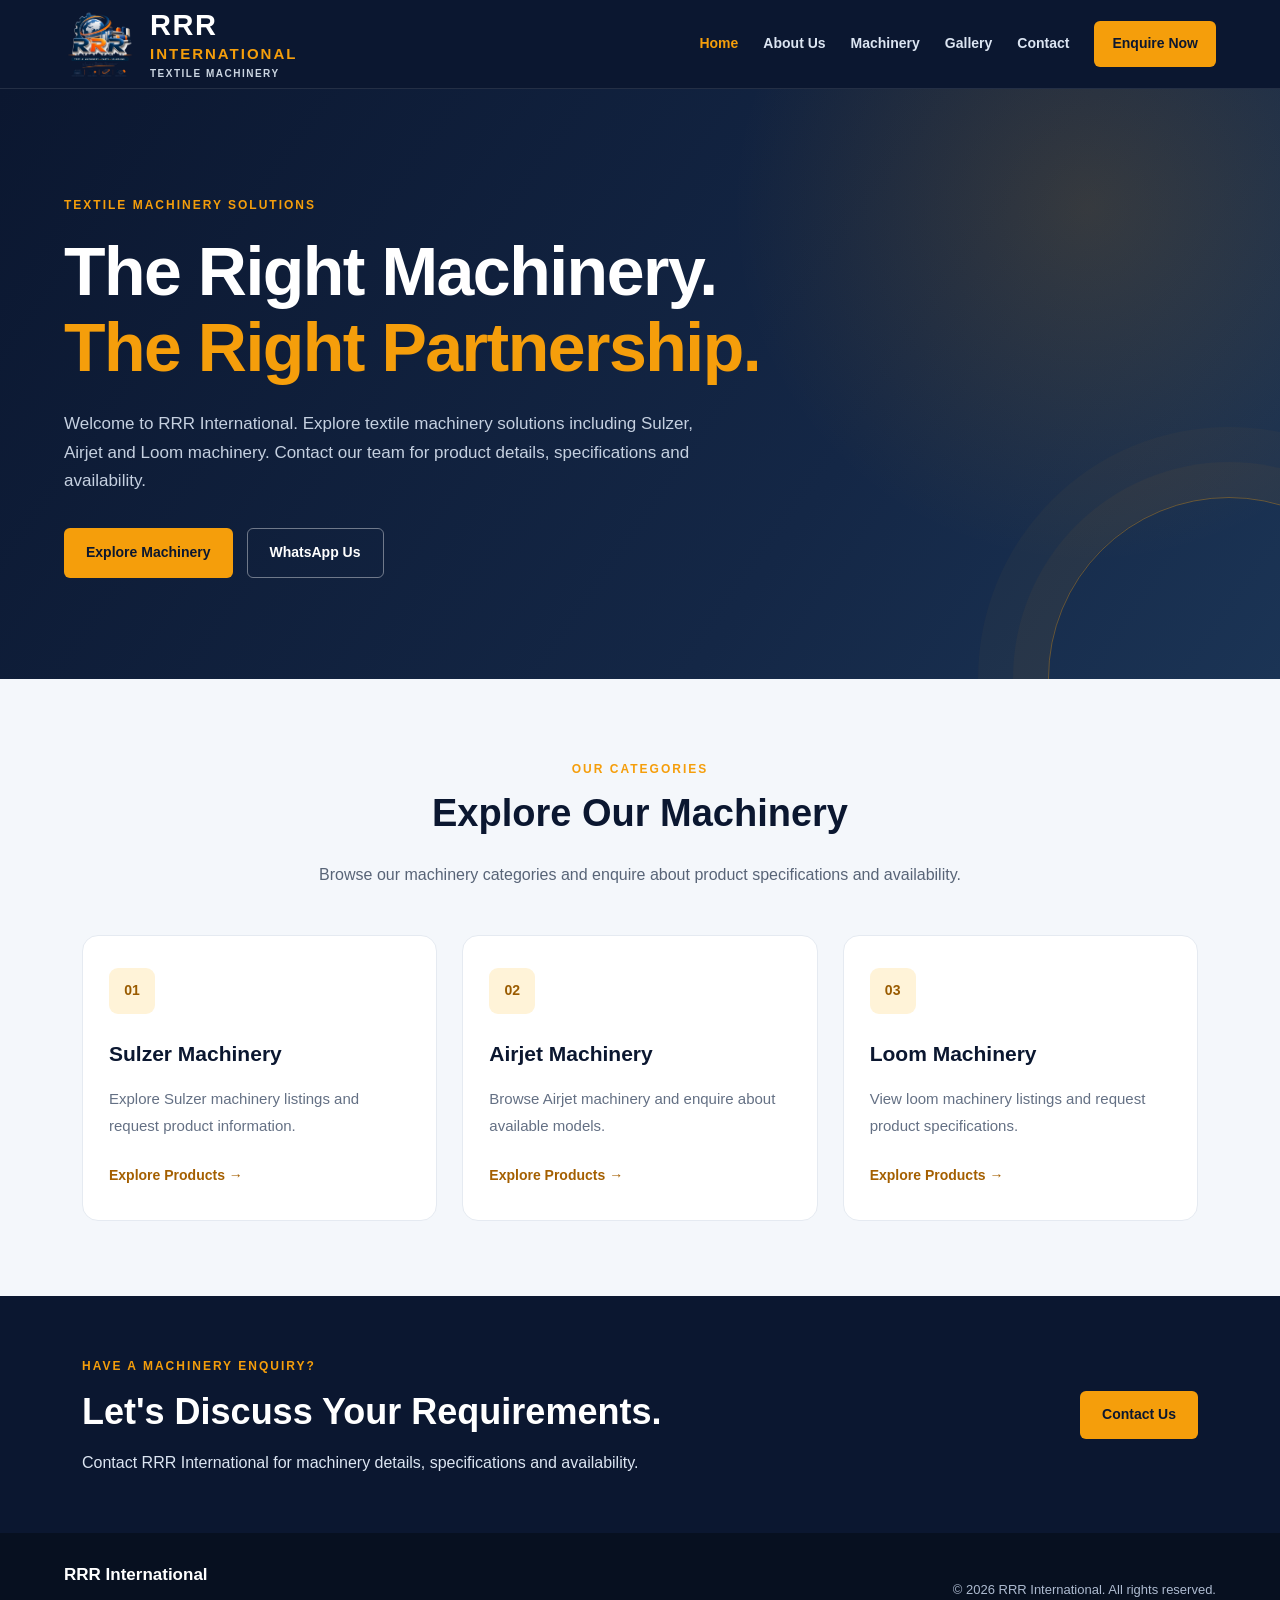
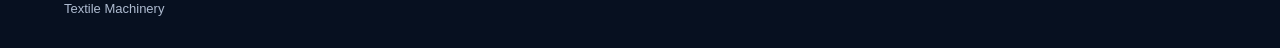
<file: index.html>
<!DOCTYPE html>
<html lang="en">

<head>
    <meta charset="UTF-8">

    <meta name="viewport" content="width=device-width, initial-scale=1.0">

    <title>RRR International | Textile Machinery</title>

    <meta name="description"
          content="Explore textile machinery from RRR International, including Sulzer, Airjet and Loom machinery. Contact us for product details, specifications and availability.">

    <meta name="theme-color" content="#0B1730">

    <!-- Website Favicon -->
    <link rel="icon"
          type="image/png"
          href="./images/favicon.png">

    <!-- Website CSS -->
    <link rel="stylesheet"
          href="./css/style.css">

    <!-- Website JavaScript -->
    <script src="./js/script.js" defer></script>

</head>

<body>

    <!-- =========================
         HEADER
    ========================== -->

    <header class="site-header">

        <div class="container header-container">

            <!-- Company Logo -->
            <a href="index.html" class="logo">
    <img src="images/logo.png" alt="RRR International Logo">

<span class="logo-text">
    <strong>RRR</strong>
    <span>INTERNATIONAL</span>
    <small>TEXTILE MACHINERY</small>
</span>

</a>



            <!-- Mobile Menu Button -->
            <button class="menu-toggle"
                    id="menuToggle"
                    aria-label="Open navigation menu"
                    aria-expanded="false"
                    aria-controls="mainNav">

                ☰

            </button>


            <!-- Navigation -->
            <nav class="main-nav" id="mainNav">

                <a href="index.html" class="active">
                    Home
                </a>

                <a href="about.html">
                    About Us
                </a>

                <a href="products.html">
                    Machinery
                </a>

                <a href="gallery.html">
                    Gallery
                </a>

                <a href="contact.html">
                    Contact
                </a>

                <a href="https://wa.me/919976161358"
                   class="nav-cta"
                   target="_blank"
                   rel="noopener noreferrer">

                    Enquire Now

                </a>

            </nav>

        </div>

    </header>


    <!-- =========================
         MAIN CONTENT
    ========================== -->

    <main>

        <!-- HERO SECTION -->

        <section class="hero">

            <div class="container hero-content">

                <span class="hero-label">
                    TEXTILE MACHINERY SOLUTIONS
                </span>


                <h1>
                    The Right Machinery.
                    <span>The Right Partnership.</span>
                </h1>


                <p>
                    Welcome to RRR International.

                    Explore textile machinery solutions
                    including Sulzer, Airjet and Loom machinery.

                    Contact our team for product details,
                    specifications and availability.
                </p>


                <div class="hero-actions">

                    <a href="products.html"
                       class="btn btn-primary">

                        Explore Machinery

                    </a>


                    <a href="https://wa.me/919976161358?text=Hello%20RRR%20International%2C%20I%20would%20like%20to%20enquire%20about%20your%20textile%20machinery."
                       class="btn btn-secondary"
                       target="_blank"
                       rel="noopener noreferrer">

                        WhatsApp Us

                    </a>

                </div>

            </div>

        </section>


        <!-- =========================
             MACHINERY CATEGORIES
        ========================== -->

        <section class="categories section-padding">

            <div class="container">

                <div class="section-heading">

                    <span class="eyebrow">
                        OUR CATEGORIES
                    </span>

                    <h2>
                        Explore Our Machinery
                    </h2>

                    <p>
                        Browse our machinery categories and
                        enquire about product specifications
                        and availability.
                    </p>

                </div>


                <div class="category-grid">

                    <!-- SULZER -->

                    <article class="category-card">

                        <span class="category-number">
                            01
                        </span>

                        <h3>
                            Sulzer Machinery
                        </h3>

                        <p>
                            Explore Sulzer machinery listings
                            and request product information.
                        </p>

                        <a href="products.html?category=sulzer">
                            Explore Products →
                        </a>

                    </article>


                    <!-- AIRJET -->

                    <article class="category-card">

                        <span class="category-number">
                            02
                        </span>

                        <h3>
                            Airjet Machinery
                        </h3>

                        <p>
                            Browse Airjet machinery and enquire
                            about available models.
                        </p>

                        <a href="products.html?category=airjet">
                            Explore Products →
                        </a>

                    </article>


                    <!-- LOOM -->

                    <article class="category-card">

                        <span class="category-number">
                            03
                        </span>

                        <h3>
                            Loom Machinery
                        </h3>

                        <p>
                            View loom machinery listings and
                            request product specifications.
                        </p>

                        <a href="products.html?category=loom">
                            Explore Products →
                        </a>

                    </article>

                </div>

            </div>

        </section>


        <!-- =========================
             CONTACT BANNER
        ========================== -->

        <section class="contact-banner">

            <div class="container contact-banner-content">

                <div>

                    <span class="eyebrow">
                        HAVE A MACHINERY ENQUIRY?
                    </span>

                    <h2>
                        Let's Discuss Your Requirements.
                    </h2>

                    <p>
                        Contact RRR International for machinery
                        details, specifications and availability.
                    </p>

                </div>


                <a href="https://wa.me/919976161358?text=Hello%20RRR%20International%2C%20I%20would%20like%20to%20know%20more%20about%20your%20machinery."
                   class="btn btn-primary"
                   target="_blank"
                   rel="noopener noreferrer">

                    Contact Us

                </a>

            </div>

        </section>

    </main>


    <!-- =========================
         FOOTER
    ========================== -->

    <footer class="site-footer">

        <div class="container footer-content">

            <div>

                <h3>
                    RRR International
                </h3>

                <p>
                    Textile Machinery
                </p>

            </div>


            <p>
                &copy;
                <span id="currentYear"></span>
                RRR International. All rights reserved.
            </p>

        </div>

    </footer>


</body>

</html>
</file>
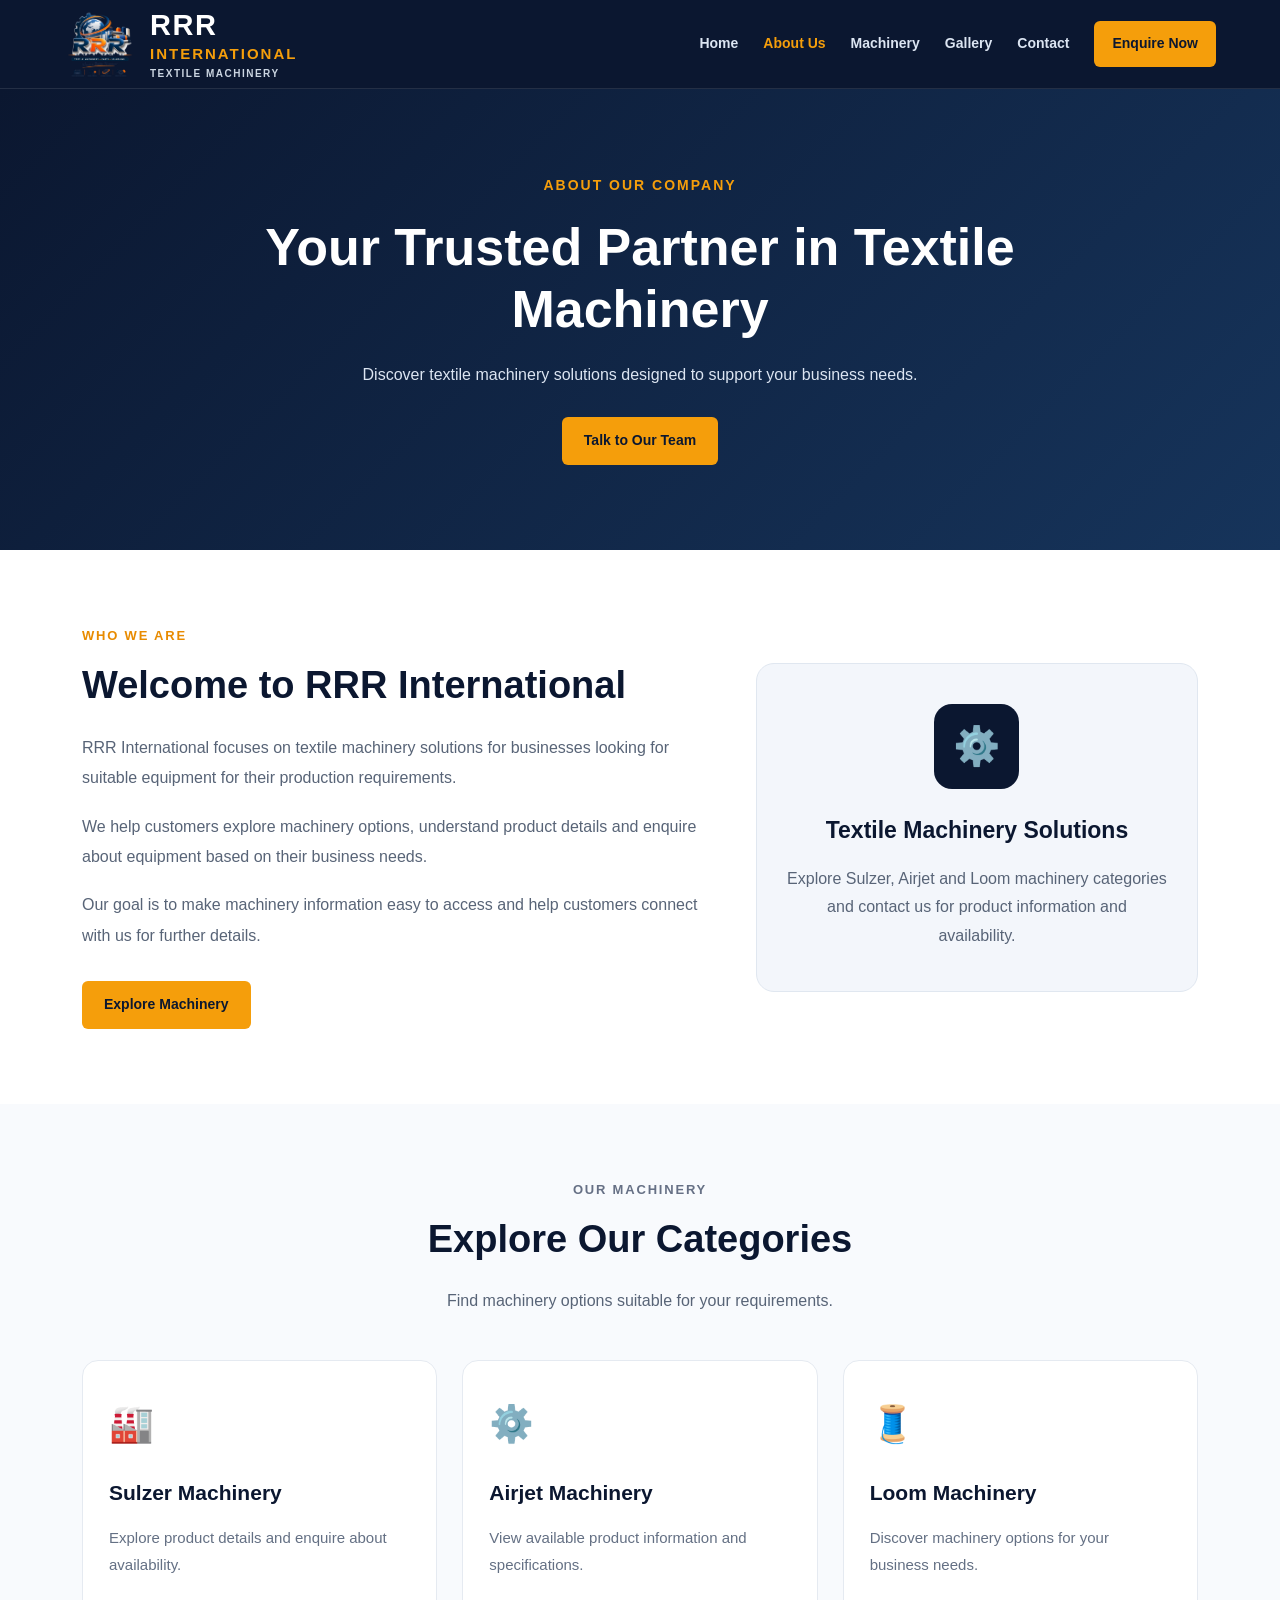
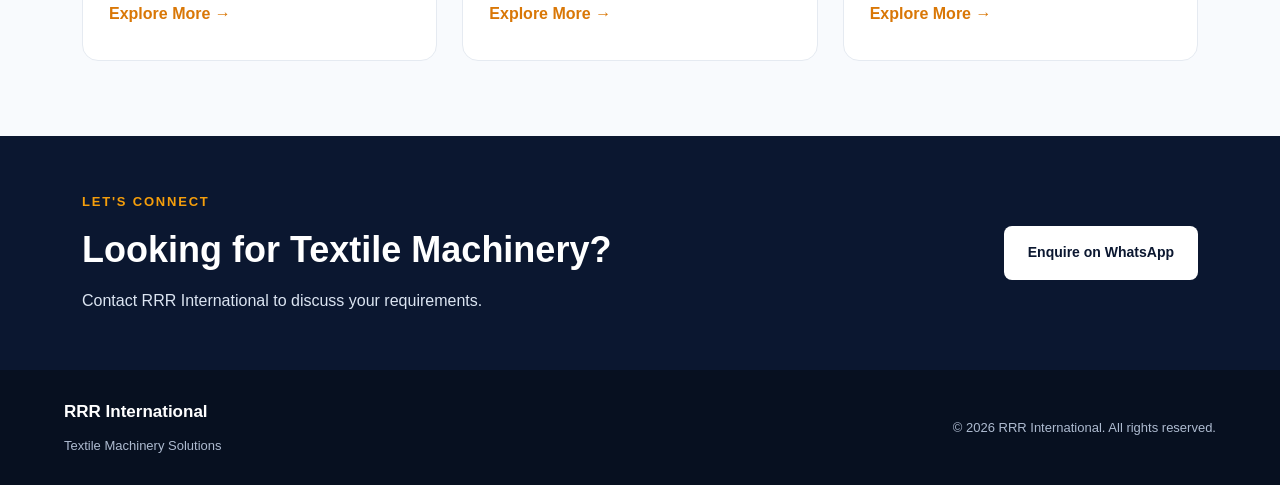
<file: about.html>
<!DOCTYPE html>
<html lang="en">

<head>
    <meta charset="UTF-8">
    <meta name="viewport" content="width=device-width, initial-scale=1.0">

    <title>About Us | RRR International - Textile Machinery</title>

    <meta name="description"
        content="Learn about RRR International, your partner for Sulzer, Airjet and Loom textile machinery solutions.">

    <link rel="icon" type="image/png" href="./images/favicon.png">
    <link rel="stylesheet" href="./css/style.css">

    <script src="./js/script.js" defer></script>
</head>

<body>

    <!-- Header -->

<header class="site-header">
    <div class="container header-container">

    <!-- Company Logo and Name -->
    <a href="index.html" class="logo" aria-label="RRR International Home">

        <img src="./images/logo.png"
             alt="RRR International Logo">

        <span class="logo-text">
            <strong>RRR</strong>
            <span>INTERNATIONAL</span>
            <small>TEXTILE MACHINERY</small>
        </span>

    </a>

    <!-- Mobile Menu Button -->
    <button class="menu-toggle"
            id="menuToggle"
            aria-label="Open navigation menu"
            aria-expanded="false"
            aria-controls="mainNav">
        ☰
    </button>

    <!-- Navigation -->
    <nav class="main-nav" id="mainNav">

        <a href="index.html">Home</a>

        <a href="about.html" class="active">About Us</a>

        <a href="products.html">Machinery</a>

        <a href="gallery.html">Gallery</a>

        <a href="contact.html">Contact</a>

        <a href="https://wa.me/919976161358"
           class="nav-cta"
           target="_blank"
           rel="noopener noreferrer">
            Enquire Now
        </a>

    </nav>

</div>

</header>



    <!-- Page Hero -->
    <section class="page-hero">
        <div class="container">
            <p class="section-label">ABOUT OUR COMPANY</p>

            <h1>Your Trusted Partner in Textile Machinery</h1>

            <p>
                Discover textile machinery solutions designed to support
                your business needs.
            </p>

            <a href="https://wa.me/919976161358"
               class="btn btn-primary"
               target="_blank"
               rel="noopener noreferrer">
                Talk to Our Team
            </a>
        </div>
    </section>


    <!-- About Section -->
    <section class="about-section section-padding">
        <div class="container about-grid">

            <div class="about-content">
                <p class="section-label">WHO WE ARE</p>

                <h2>Welcome to RRR International</h2>

                <p>
                    RRR International focuses on textile machinery solutions
                    for businesses looking for suitable equipment for their
                    production requirements.
                </p>

                <p>
                    We help customers explore machinery options, understand
                    product details and enquire about equipment based on
                    their business needs.
                </p>

                <p>
                    Our goal is to make machinery information easy to access
                    and help customers connect with us for further details.
                </p>

                <a href="products.html" class="btn btn-primary">
                    Explore Machinery
                </a>
            </div>

            <div class="about-highlight">
                <div class="highlight-icon">⚙️</div>

                <h3>Textile Machinery Solutions</h3>

                <p>
                    Explore Sulzer, Airjet and Loom machinery categories
                    and contact us for product information and availability.
                </p>
            </div>

        </div>
    </section>


    <!-- Machinery Categories -->
    <section class="section-padding about-categories">
        <div class="container">

            <div class="section-heading">
                <p class="section-label">OUR MACHINERY</p>

                <h2>Explore Our Categories</h2>

                <p>
                    Find machinery options suitable for your requirements.
                </p>
            </div>

            <div class="category-grid">

                <a href="products.html?category=sulzer"
                   class="category-card">
                    <div class="category-icon">🏭</div>
                    <h3>Sulzer Machinery</h3>
                    <p>
                        Explore product details and enquire about availability.
                    </p>
                    <span class="category-link">Explore More →</span>
                </a>

                <a href="products.html?category=airjet"
                   class="category-card">
                    <div class="category-icon">⚙️</div>
                    <h3>Airjet Machinery</h3>
                    <p>
                        View available product information and specifications.
                    </p>
                    <span class="category-link">Explore More →</span>
                </a>

                <a href="products.html?category=loom"
                   class="category-card">
                    <div class="category-icon">🧵</div>
                    <h3>Loom Machinery</h3>
                    <p>
                        Discover machinery options for your business needs.
                    </p>
                    <span class="category-link">Explore More →</span>
                </a>

            </div>

        </div>
    </section>


    <!-- Contact CTA -->
    <section class="contact-banner">
        <div class="container contact-banner-content">

            <div>
                <p class="section-label">LET'S CONNECT</p>

                <h2>Looking for Textile Machinery?</h2>

                <p>
                    Contact RRR International to discuss your requirements.
                </p>
            </div>

            <a href="https://wa.me/919976161358"
               class="btn btn-light"
               target="_blank"
               rel="noopener noreferrer">
                Enquire on WhatsApp
            </a>

        </div>
    </section>


    <!-- Footer -->
    <footer class="site-footer">
        <div class="container footer-content">

            <div>
                <h3>RRR International</h3>
                <p>Textile Machinery Solutions</p>
            </div>

            <p>
                © <span id="currentYear"></span>
                RRR International. All rights reserved.
            </p>

        </div>
    </footer>

</body>
</html>
</file>
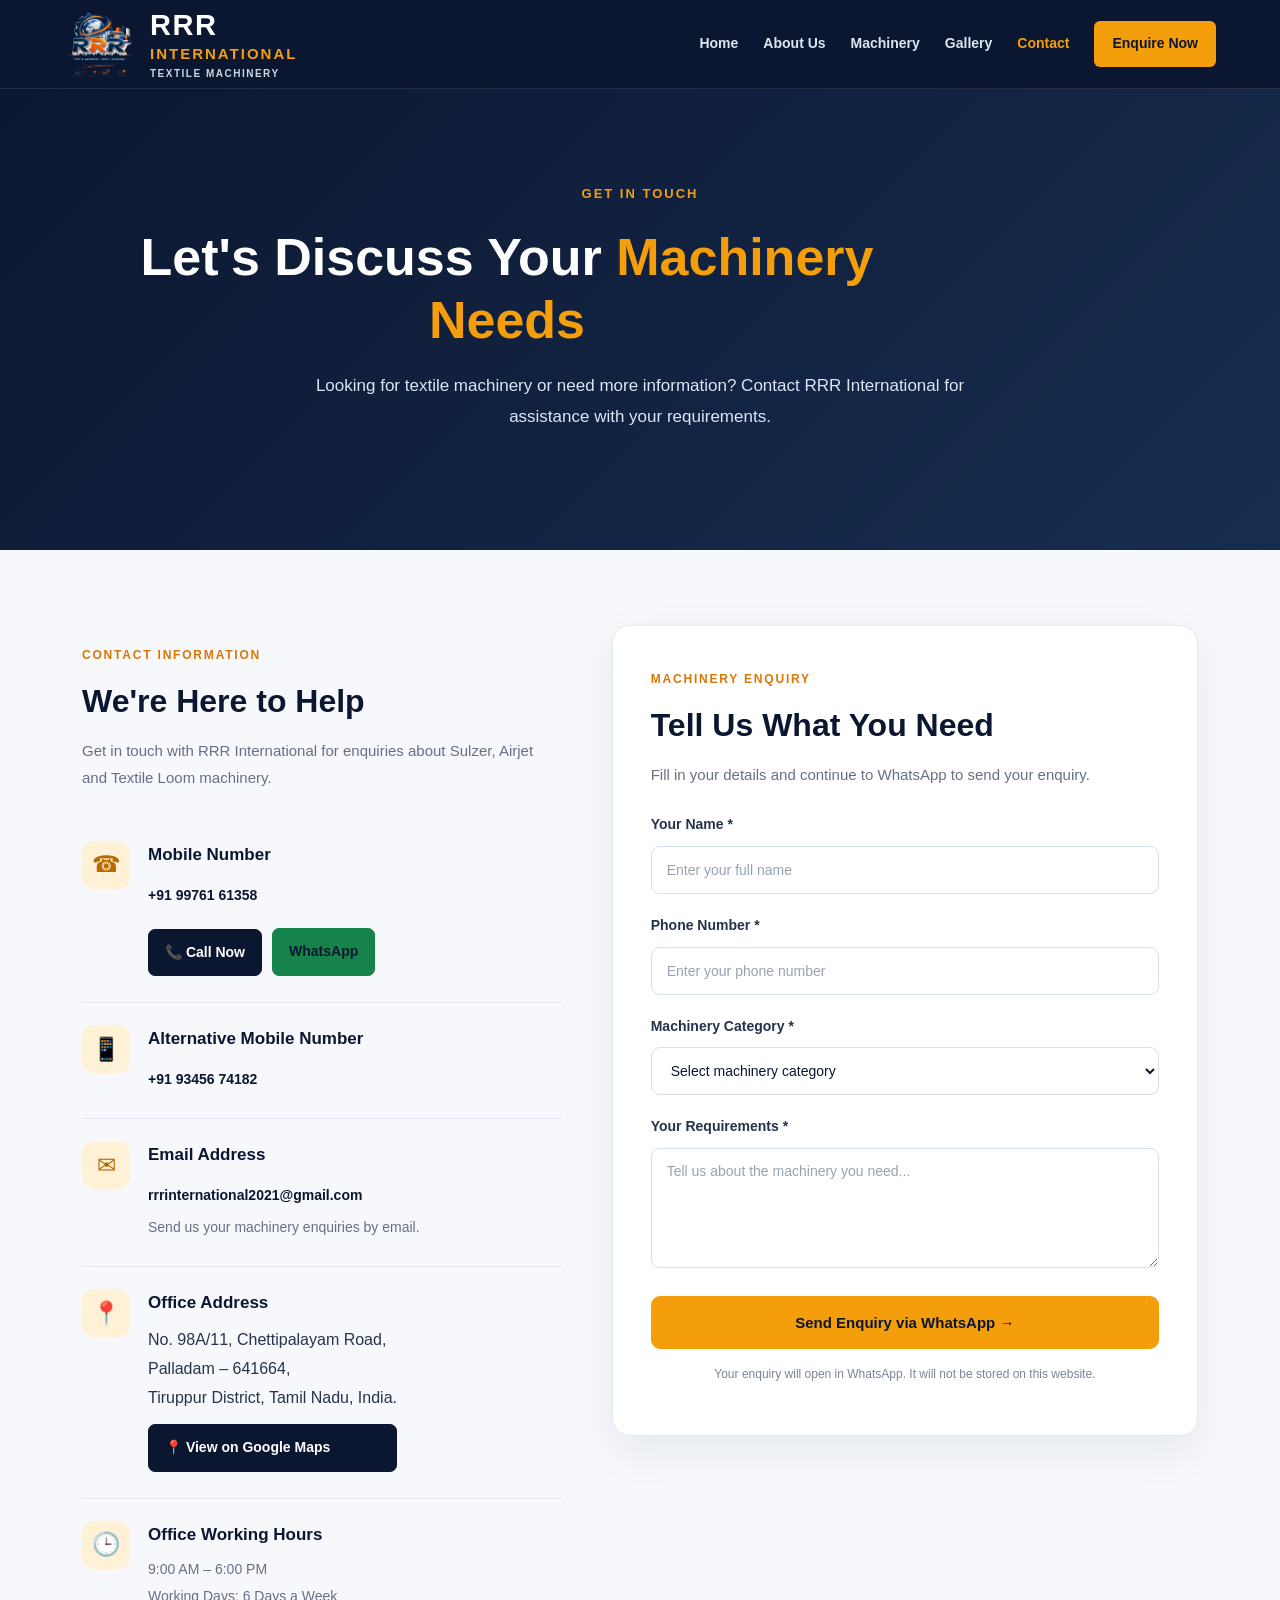
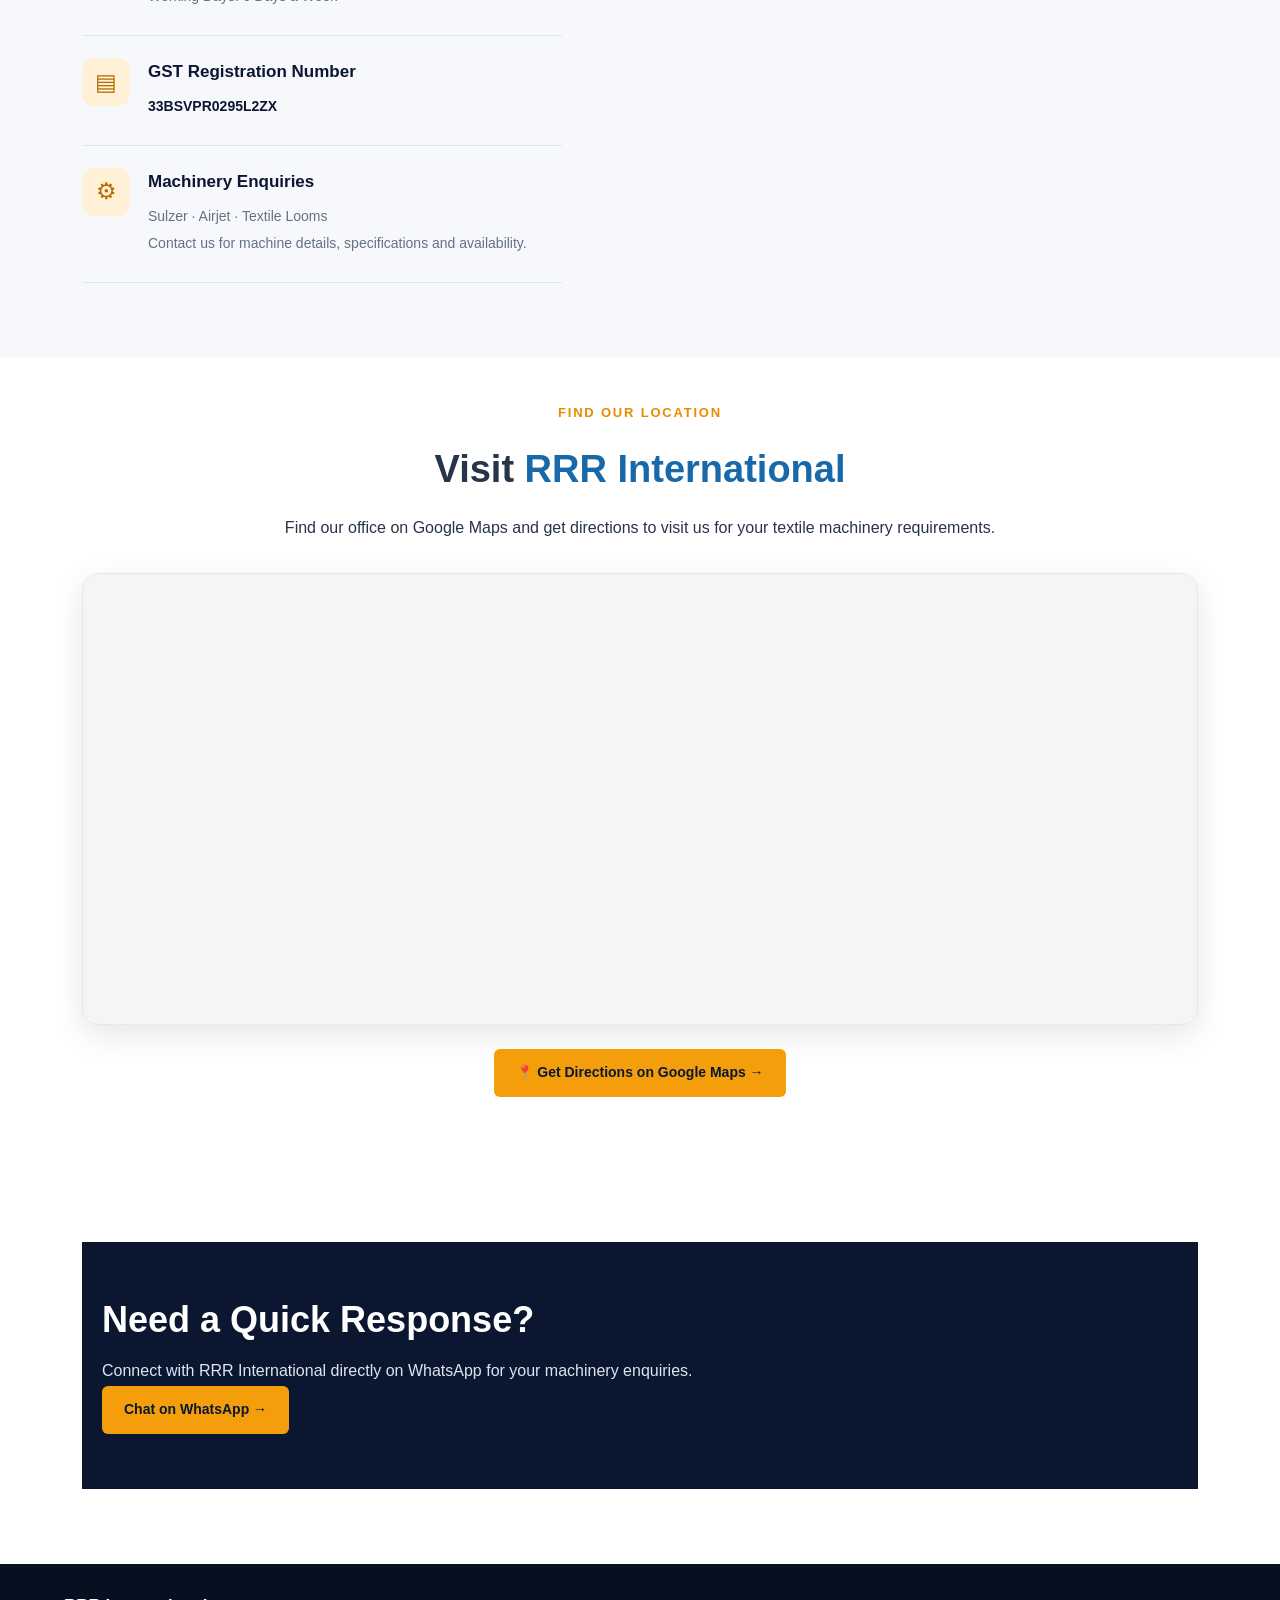
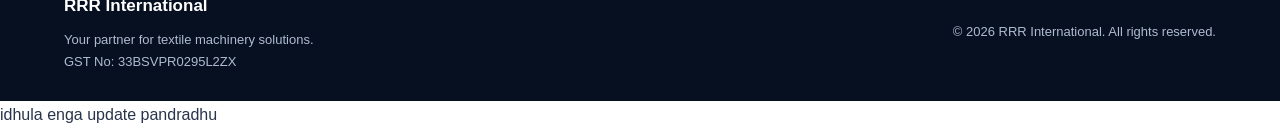
<file: contact.html>
<!DOCTYPE html>
<html lang="en">

<head>
    <meta charset="UTF-8">
    <meta name="viewport" content="width=device-width, initial-scale=1.0">

    <title>Contact Us | RRR International - Textile Machinery</title>

    <meta name="description"
        content="Contact RRR International for Sulzer, Airjet and Loom textile machinery enquiries. View our contact details, office address and working hours.">

    <link rel="icon" type="image/png" href="./images/favicon.png">
    <link rel="stylesheet" href="./css/style.css">

    <script src="./js/script.js" defer></script>
    <script src="./js/contact.js" defer></script>
</head>

<body>

    <!-- Header -->

<header class="site-header">
    <div class="container header-container">

    <!-- Company Logo and Name -->
    <a href="index.html" class="logo" aria-label="RRR International Home">

        <img src="./images/logo.png"
             alt="RRR International Logo">

        <span class="logo-text">
            <strong>RRR</strong>
            <span>INTERNATIONAL</span>
            <small>TEXTILE MACHINERY</small>
        </span>

    </a>

    <!-- Mobile Menu Button -->
    <button class="menu-toggle"
            id="menuToggle"
            aria-label="Open navigation menu"
            aria-expanded="false"
            aria-controls="mainNav">
        ☰
    </button>

    <!-- Navigation -->
    <nav class="main-nav" id="mainNav">

        <a href="index.html">Home</a>

        <a href="about.html">About Us</a>

        <a href="products.html">Machinery</a>

        <a href="gallery.html">Gallery</a>

        <a href="contact.html" class="active">Contact</a>

        <a href="https://wa.me/919976161358"
           class="nav-cta"
           target="_blank"
           rel="noopener noreferrer">
            Enquire Now
        </a>

    </nav>

</div>

</header>


    <!-- Page Hero -->
    <section class="page-hero contact-page-hero">
        <div class="container">

            <span class="section-label">GET IN TOUCH</span>

            <h1>Let's Discuss Your <span>Machinery Needs</span></h1>

            <p>
                Looking for textile machinery or need more information?
                Contact RRR International for assistance with your requirements.
            </p>

        </div>
    </section>


    <!-- Contact Section -->
    <section class="section-padding contact-main-section">
        <div class="container">

            <div class="contact-layout">

                <!-- Contact Information -->
                <div class="contact-information">

                    <span class="section-label">CONTACT INFORMATION</span>

                    <h2>We're Here to Help</h2>

                    <p>
                        Get in touch with RRR International for enquiries
                        about Sulzer, Airjet and Textile Loom machinery.
                    </p>


                    <!-- Primary Mobile -->
                    <div class="contact-info-card">

                        <div class="contact-info-icon" aria-hidden="true">☎</div>

                        <div>
                            <h3>Mobile Number</h3>

                            <p>
    <a href="tel:+919976161358">
        +91 99761 61358
    </a>
</p>

<div class="contact-quick-actions">
    <a href="tel:+919976161358" class="contact-action-call">
        📞 Call Now
    </a>

<a href="https://wa.me/919976161358"
   class="contact-action-whatsapp"
   target="_blank"
   rel="noopener noreferrer">
    WhatsApp
</a>

</div>

                        </div>

                    </div>


                    <!-- Alternative Mobile -->
                    <div class="contact-info-card">

                        <div class="contact-info-icon" aria-hidden="true">📱</div>

                        <div>
                            <h3>Alternative Mobile Number</h3>

                            <a href="tel:+919345674182">
                                +91 93456 74182
                            </a>
                        </div>

                    </div>


                    <!-- Email -->
                    <div class="contact-info-card">

                        <div class="contact-info-icon" aria-hidden="true">✉</div>

                        <div>
                            <h3>Email Address</h3>

                            <a href="mailto:rrrinternational2021@gmail.com">
                                rrrinternational2021@gmail.com
                            </a>

                            <p>
                                Send us your machinery enquiries by email.
                            </p>
                        </div>

                    </div>


                    <!-- Office Address -->
                    <div class="contact-info-card">

                        <div class="contact-info-icon" aria-hidden="true">📍</div>

                        <div>
                            <h3>Office Address</h3>

                            <address class="contact-office-address">
                                No. 98A/11, Chettipalayam Road,<br>
                                Palladam – 641664,<br>
                                Tiruppur District, Tamil Nadu, India.
                            </address>

                            <a href="https://maps.app.goo.gl/SBBjrMqaofGw5M8v8" class="contact-action-call" target="_blank" rel="noopener noreferrer"> 📍 View on Google Maps </a>

                        </div>

                    </div>


                    <!-- Working Hours -->
                    <div class="contact-info-card">

                        <div class="contact-info-icon" aria-hidden="true">🕒</div>

                        <div>
                            <h3>Office Working Hours</h3>

                            <p>9:00 AM – 6:00 PM</p>

                            <p>Working Days: 6 Days a Week</p>
                        </div>

                    </div>


                    <!-- GST Details -->
                    <div class="contact-info-card">

                        <div class="contact-info-icon" aria-hidden="true">▤</div>

                        <div>
                            <h3>GST Registration Number</h3>

                            <p class="contact-gst-number">
                                33BSVPR0295L2ZX
                            </p>
                        </div>

                    </div>


                    <!-- Machinery Information -->
                    <div class="contact-info-card">

                        <div class="contact-info-icon" aria-hidden="true">⚙</div>

                        <div>
                            <h3>Machinery Enquiries</h3>

                            <p>Sulzer · Airjet · Textile Looms</p>

                            <p>
                                Contact us for machine details,
                                specifications and availability.
                            </p>
                        </div>

                    </div>

                </div>


                <!-- Enquiry Form -->
                <div class="contact-form-card">

                    <span class="section-label">MACHINERY ENQUIRY</span>

                    <h2>Tell Us What You Need</h2>

                    <p class="contact-form-description">
                        Fill in your details and continue to WhatsApp
                        to send your enquiry.
                    </p>


                    <form id="contactEnquiryForm">

                        <div class="form-group">
                            <label for="customerName">Your Name *</label>

                            <input
                                type="text"
                                id="customerName"
                                name="customerName"
                                placeholder="Enter your full name"
                                required
                                maxlength="100">
                        </div>


                        <div class="form-group">
                            <label for="customerPhone">Phone Number *</label>

                            <input
                                type="tel"
                                id="customerPhone"
                                name="customerPhone"
                                placeholder="Enter your phone number"
                                required
                                pattern="[0-9+\s()-]{7,20}"
                                maxlength="20">
                        </div>


                        <div class="form-group">
                            <label for="machineryType">Machinery Category *</label>

                            <select
                                id="machineryType"
                                name="machineryType"
                                required>

                                <option value="">Select machinery category</option>
                                <option value="Sulzer">Sulzer Machinery</option>
                                <option value="Airjet">Airjet Machinery</option>
                                <option value="Textile Loom">Textile Loom</option>
                                <option value="Other">Other Enquiry</option>

                            </select>
                        </div>


                        <div class="form-group">
                            <label for="customerMessage">Your Requirements *</label>

                            <textarea
                                id="customerMessage"
                                name="customerMessage"
                                rows="5"
                                placeholder="Tell us about the machinery you need..."
                                required
                                maxlength="1500"></textarea>
                        </div>


                        <button type="submit" class="contact-submit-btn">
                            Send Enquiry via WhatsApp →
                        </button>

                        <p class="form-privacy-note">
                            Your enquiry will open in WhatsApp.
                            It will not be stored on this website.
                        </p>

                        <p id="contactFormMessage"
                            class="contact-form-message"
                            role="status"
                            aria-live="polite"></p>

                    </form>

                </div>

            </div>

        </div>
    </section>

    <!-- Google Maps Location Section -->

<section class="section-padding contact-map-section">
    <div class="container">

    <div class="contact-map-heading">
        <span class="section-label">FIND OUR LOCATION</span>
        <h2>Visit <span>RRR International</span></h2>
        <p>
            Find our office on Google Maps and get directions
            to visit us for your textile machinery requirements.
        </p>
    </div>

    <div class="contact-map-container">

        <iframe
            src="https://maps.google.com/maps?q=No.%2098A%2F11%2C%20Chettipalayam%20Road%2C%20Palladam%2C%20Tamil%20Nadu%20641664&t=&z=15&ie=UTF8&iwloc=&output=embed"
            width="100%"
            height="450"
            style="border:0;"
            allowfullscreen=""
            loading="lazy"
            referrerpolicy="no-referrer-when-downgrade"
            title="RRR International Office Location">
        </iframe>

    </div>

    <div class="contact-map-actions">
        <a
            href="https://maps.app.goo.gl/SBBjrMqaofGw5M8v8"
            class="btn btn-primary"
            target="_blank"
            rel="noopener noreferrer">
            📍 Get Directions on Google Maps →
        </a>
    </div>

</div>

</section>



    <!-- WhatsApp CTA -->
    <section class="section-padding">
        <div class="container">

            <div class="contact-banner">

                <div>
                    <h2>Need a Quick Response?</h2>

                    <p>
                        Connect with RRR International directly on WhatsApp
                        for your machinery enquiries.
                    </p>
                </div>

                <a href="https://wa.me/919976161358"
                    class="btn btn-primary"
                    target="_blank"
                    rel="noopener noreferrer">
                    Chat on WhatsApp →
                </a>

            </div>

        </div>
    </section>


    <!-- Footer -->
    <footer class="site-footer">

        <div class="container footer-content">

            <div>
                <h3>RRR International</h3>

                <p>Your partner for textile machinery solutions.</p>

                <p>
                    GST No: 33BSVPR0295L2ZX
                </p>
            </div>

            <div>
                <p>
                    © <span id="currentYear"></span>
                    RRR International. All rights reserved.
                </p>
            </div>

        </div>

    </footer>

</body>

</html>

 idhula enga update pandradhu
</file>
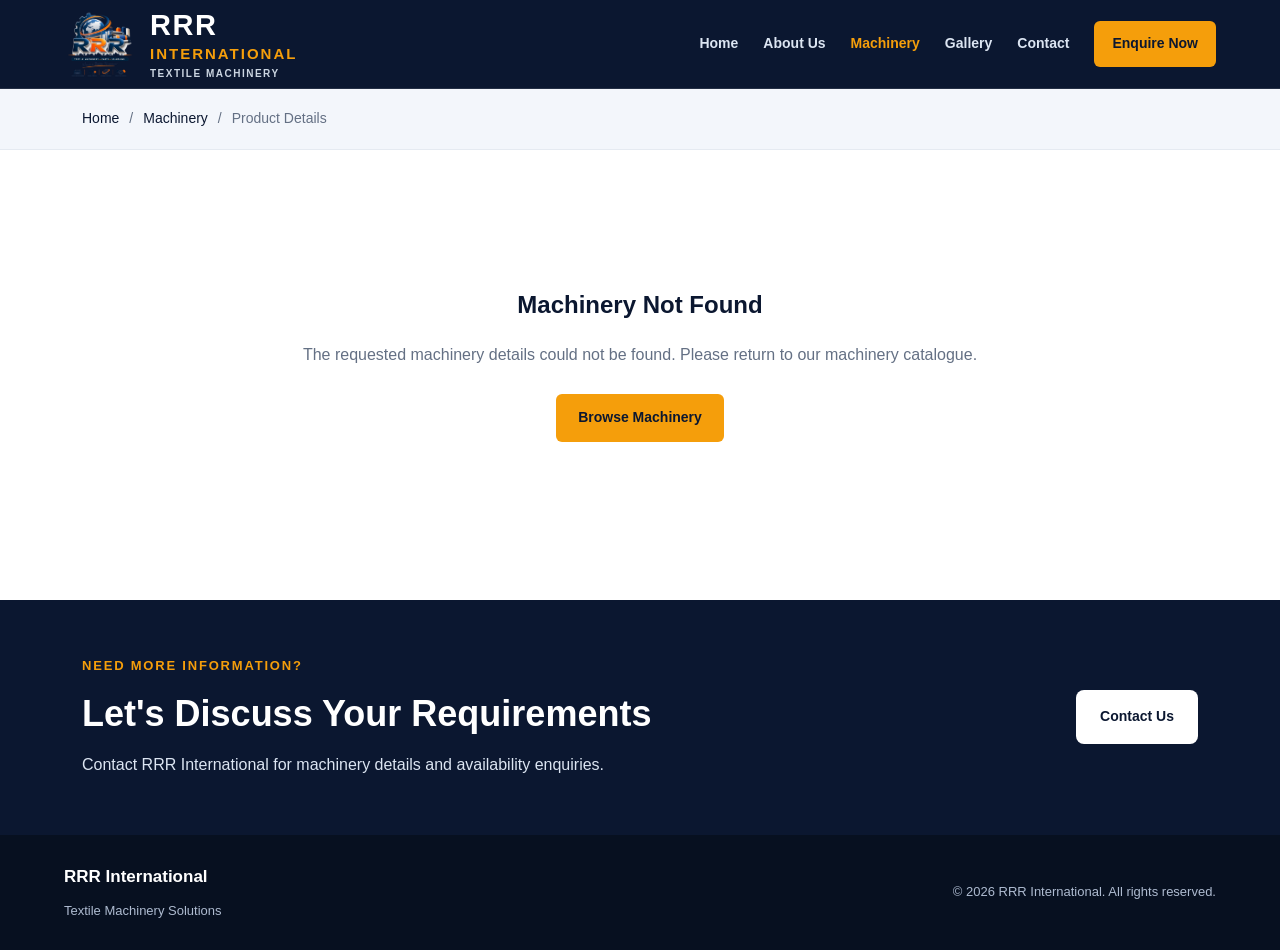
<file: product-details.html>
<!DOCTYPE html>
<html lang="en">

<head>
    <meta charset="UTF-8">
    <meta name="viewport" content="width=device-width, initial-scale=1.0">

    <title>Machinery Details | RRR International</title>

    <meta name="description"
        content="View textile machinery details, specifications and enquiry options at RRR International.">

    <link rel="icon" type="image/png" href="./images/favicon.png">
    <link rel="stylesheet" href="./css/style.css">

    <script src="./js/script.js" defer></script>
    <script src="./js/products.js" defer></script>
    <script src="./js/product-details.js" defer></script>
</head>

<body>

    <!-- Header -->

<header class="site-header">
    <div class="container header-container">

    <!-- Company Logo and Name -->
    <a href="index.html" class="logo" aria-label="RRR International Home">

        <img src="./images/logo.png"
             alt="RRR International Logo">

        <span class="logo-text">
            <strong>RRR</strong>
            <span>INTERNATIONAL</span>
            <small>TEXTILE MACHINERY</small>
        </span>

    </a>

    <!-- Mobile Menu Button -->
    <button class="menu-toggle"
            id="menuToggle"
            aria-label="Open navigation menu"
            aria-expanded="false"
            aria-controls="mainNav">
        ☰
    </button>

    <!-- Navigation -->
    <nav class="main-nav" id="mainNav">

        <a href="index.html">Home</a>

        <a href="about.html">About Us</a>

        <a href="products.html" class="active">Machinery</a>

        <a href="gallery.html">Gallery</a>

        <a href="contact.html">Contact</a>

        <a href="https://wa.me/919976161358"
           class="nav-cta"
           target="_blank"
           rel="noopener noreferrer">
            Enquire Now
        </a>

    </nav>

</div>

</header>



    <!-- Breadcrumb -->
    <section class="details-breadcrumb">
        <div class="container">
            <a href="index.html">Home</a>
            <span>/</span>
            <a href="products.html">Machinery</a>
            <span>/</span>
            <span>Product Details</span>
        </div>
    </section>


    <!-- Product Details -->
    <section class="product-details-section section-padding">

        <div class="container">

            <div id="productDetailsContent">

                <div class="product-details-loading">
                    Loading machinery details...
                </div>

            </div>

            <div id="productDetailsNotFound" hidden>

                <div class="details-not-found">
                    <h2>Machinery Not Found</h2>

                    <p>
                        The requested machinery details could not be found.
                        Please return to our machinery catalogue.
                    </p>

                    <a href="products.html" class="btn btn-primary">
                        Browse Machinery
                    </a>
                </div>

            </div>

        </div>

    </section>


    <!-- Contact CTA -->
    <section class="contact-banner">

        <div class="container contact-banner-content">

            <div>
                <p class="section-label">NEED MORE INFORMATION?</p>

                <h2>Let's Discuss Your Requirements</h2>

                <p>
                    Contact RRR International for machinery details
                    and availability enquiries.
                </p>
            </div>

            <a href="https://wa.me/919976161358"
                class="btn btn-light"
                target="_blank"
                rel="noopener noreferrer">
                Contact Us
            </a>

        </div>

    </section>


    <!-- Footer -->
    <footer class="site-footer">

        <div class="container footer-content">

            <div>
                <h3>RRR International</h3>
                <p>Textile Machinery Solutions</p>
            </div>

            <p>
                © <span id="currentYear"></span>
                RRR International. All rights reserved.
            </p>

        </div>

    </footer>

</body>
</html>
</file>
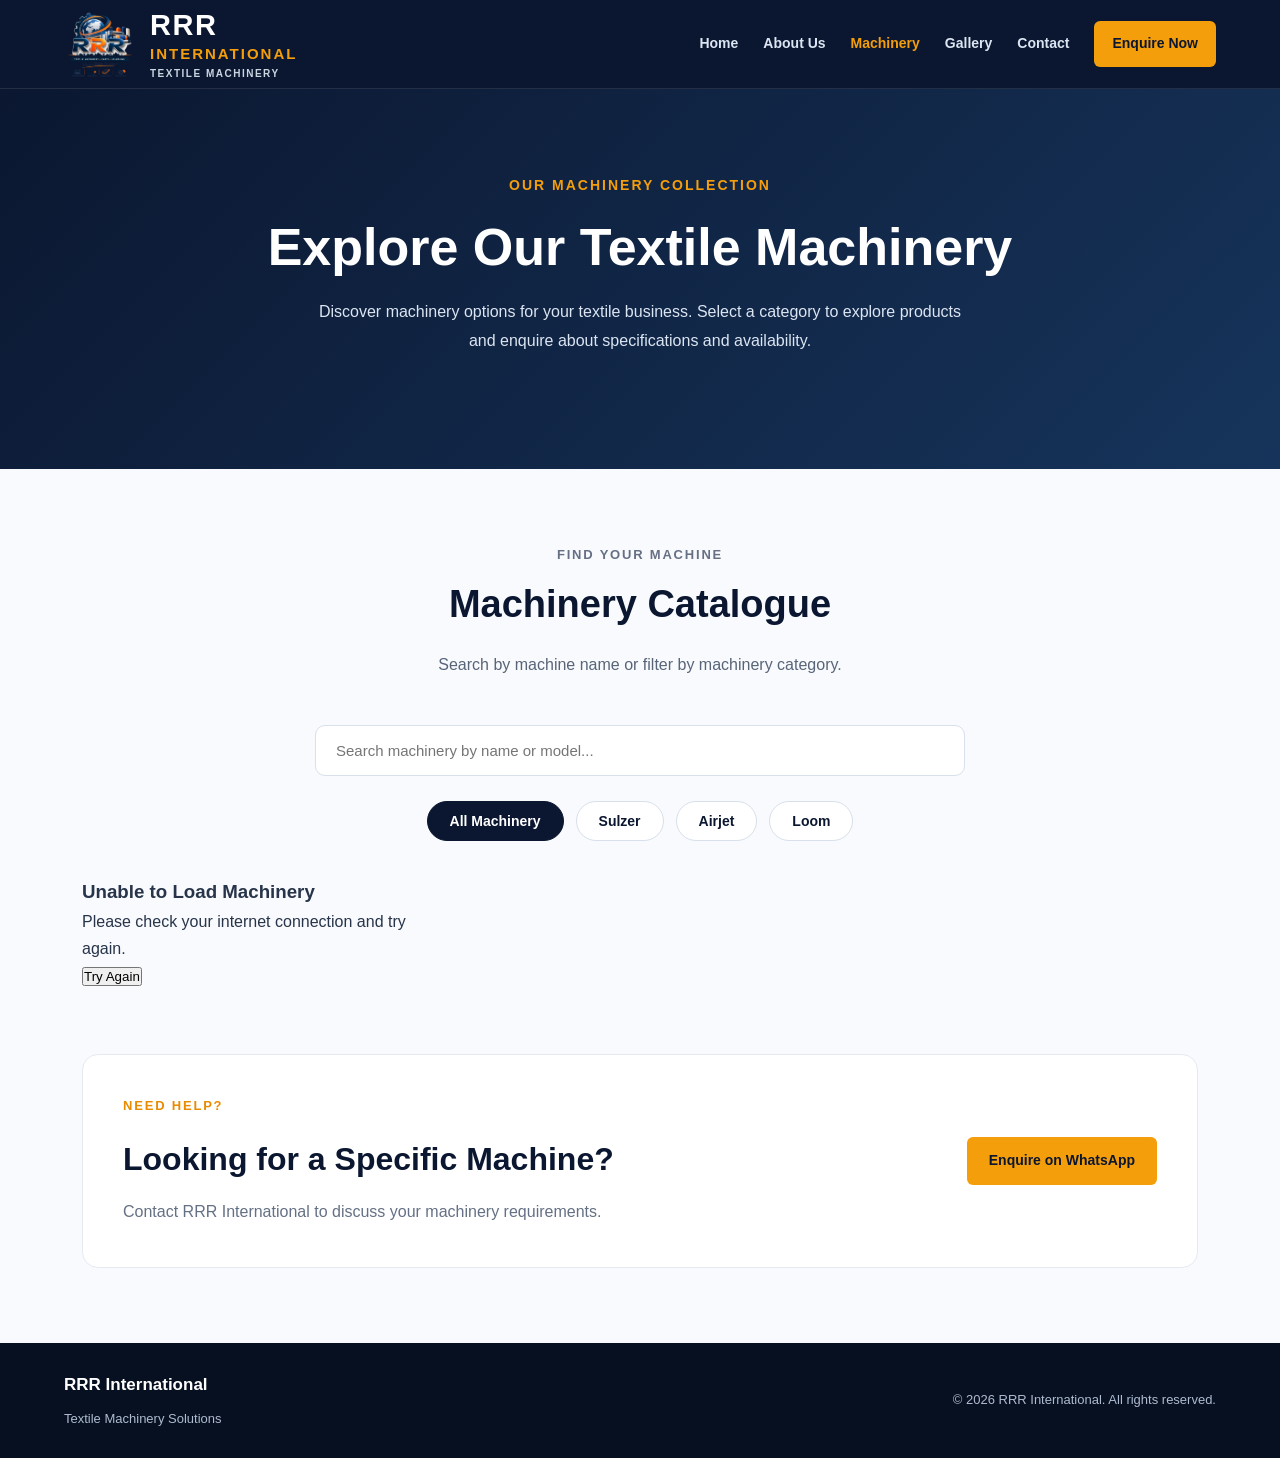
<file: products.html>
<!DOCTYPE html>
<html lang="en">

<head>
    <meta charset="UTF-8">
    <meta name="viewport" content="width=device-width, initial-scale=1.0">

    <title>Textile Machinery | RRR International</title>

    <meta name="description"
        content="Explore Sulzer, Airjet and Loom textile machinery at RRR International. Contact us for machine details and availability.">

    <link rel="icon" type="image/png" href="./images/favicon.png">
    <link rel="stylesheet" href="./css/style.css">

    <script src="./js/script.js" defer></script>
    <script src="./js/products.js" defer></script>
    <script src="./js/products-page.js" defer></script>
</head>

<body>

    <!-- Header -->

<header class="site-header">
    <div class="container header-container">

    <!-- Company Logo and Name -->
    <a href="index.html" class="logo" aria-label="RRR International Home">

        <img src="./images/logo.png"
             alt="RRR International Logo">

        <span class="logo-text">
            <strong>RRR</strong>
            <span>INTERNATIONAL</span>
            <small>TEXTILE MACHINERY</small>
        </span>

    </a>

    <!-- Mobile Menu Button -->
    <button class="menu-toggle"
            id="menuToggle"
            aria-label="Open navigation menu"
            aria-expanded="false"
            aria-controls="mainNav">
        ☰
    </button>

    <!-- Navigation -->
    <nav class="main-nav" id="mainNav">

        <a href="index.html">Home</a>

        <a href="about.html">About Us</a>

        <a href="products.html" class="active">Machinery</a>

        <a href="gallery.html">Gallery</a>

        <a href="contact.html">Contact</a>

        <a href="https://wa.me/919976161358"
           class="nav-cta"
           target="_blank"
           rel="noopener noreferrer">
            Enquire Now
        </a>

    </nav>

</div>


</header>



    <!-- Products Hero -->
    <section class="page-hero products-hero">
        <div class="container">

            <p class="section-label">OUR MACHINERY COLLECTION</p>

            <h1>Explore Our Textile Machinery</h1>

            <p>
                Discover machinery options for your textile business.
                Select a category to explore products and enquire about
                specifications and availability.
            </p>

        </div>
    </section>


    <!-- Products Section -->
    <section class="products-section section-padding">

        <div class="container">

            <div class="section-heading">
                <p class="section-label">FIND YOUR MACHINE</p>

                <h2>Machinery Catalogue</h2>

                <p>
                    Search by machine name or filter by machinery category.
                </p>
            </div>


            <!-- Search -->
            <div class="product-controls">

                <div class="product-search">
                    <input
                        type="search"
                        id="productSearch"
                        placeholder="Search machinery by name or model..."
                        aria-label="Search machinery">
                </div>

                <div class="category-filters"
    role="group"
    aria-label="Filter machinery by category">

<button class="filter-btn active"
    type="button"
    data-category="all">
    All Machinery
</button>

<button class="filter-btn"
    type="button"
    data-category="sulzer">
    Sulzer
</button>

<button class="filter-btn"
    type="button"
    data-category="airjet">
    Airjet
</button>

<button class="filter-btn"
    type="button"
    data-category="loom">
    Loom
</button>

</div>



            </div>


            <!-- Products will load here -->
            <div class="products-grid" id="productsGrid">

                <div class="products-loading">
                    Loading machinery catalogue...
                </div>

            </div>

            <div class="no-products" id="noProducts" hidden>
                <h3>No matching machinery found</h3>

                <p>
                    Try another search term or choose a different category.
                </p>
            </div>


            <!-- Enquiry Banner -->
            <div class="products-enquiry">

                <div>
                    <p class="section-label">NEED HELP?</p>

                    <h2>Looking for a Specific Machine?</h2>

                    <p>
                        Contact RRR International to discuss your
                        machinery requirements.
                    </p>
                </div>

                <a href="https://wa.me/919976161358?text=Hello%20RRR%20International%2C%20I%20am%20looking%20for%20textile%20machinery."
                    class="btn btn-primary"
                    target="_blank"
                    rel="noopener noreferrer">
                    Enquire on WhatsApp
                </a>

            </div>

        </div>

    </section>


    <!-- Footer -->
    <footer class="site-footer">

        <div class="container footer-content">

            <div>
                <h3>RRR International</h3>
                <p>Textile Machinery Solutions</p>
            </div>

            <p>
                © <span id="currentYear"></span>
                RRR International. All rights reserved.
            </p>

        </div>

    </footer>

</body>
</html>
</file>
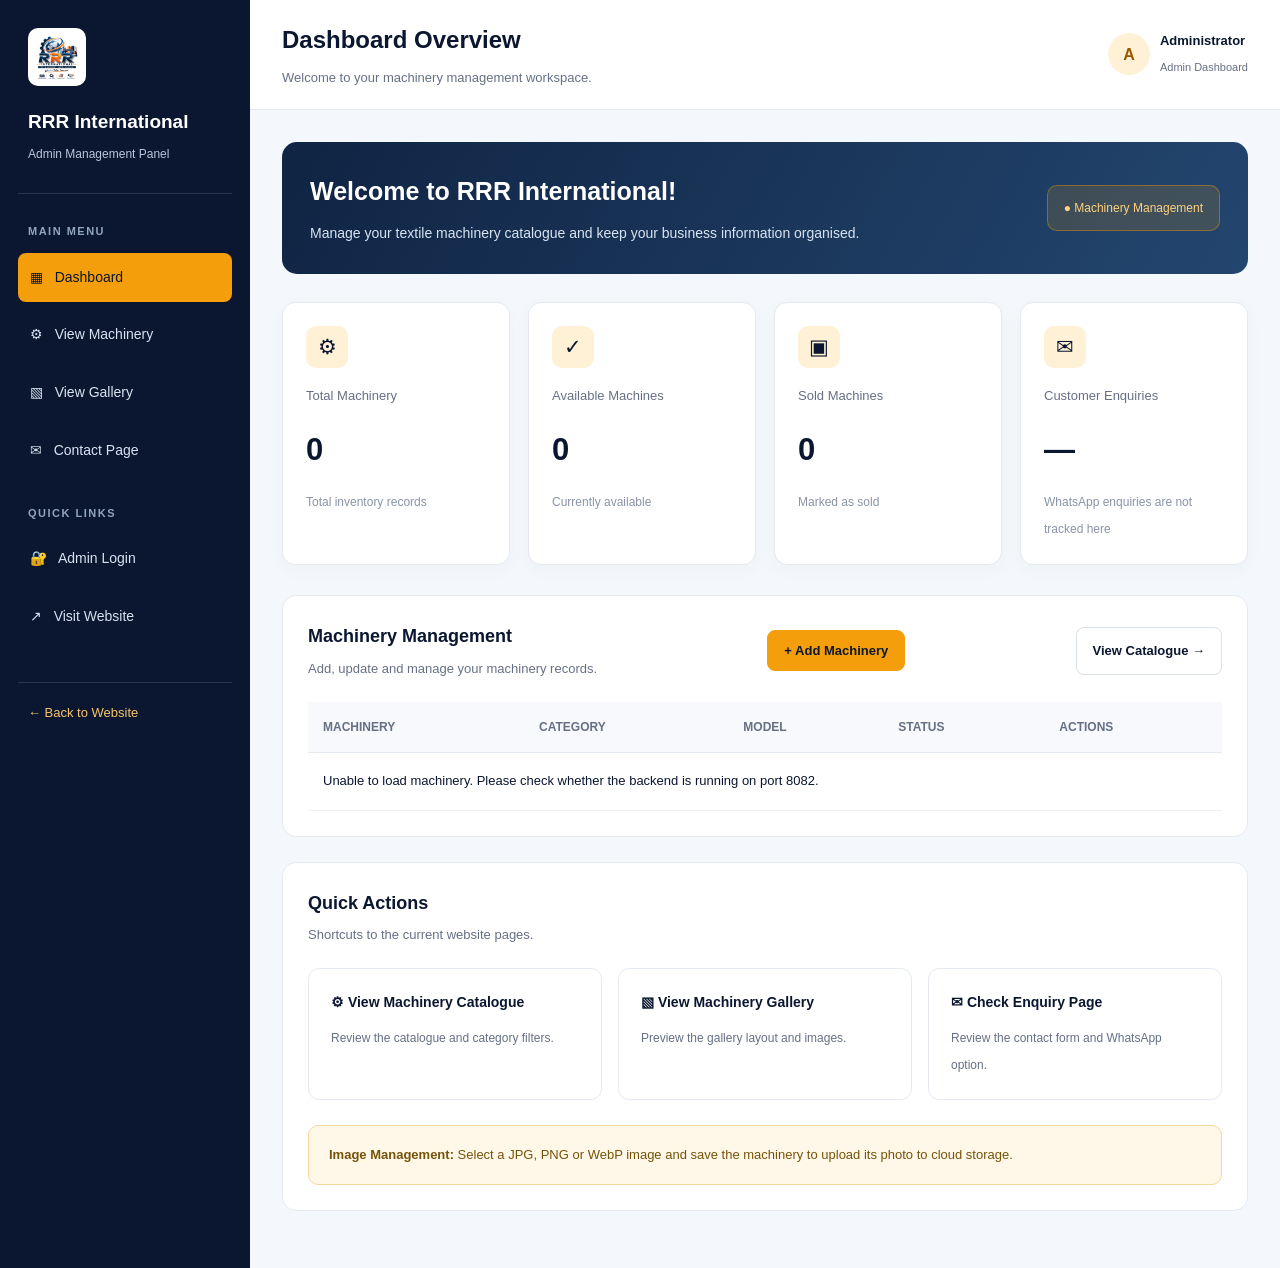
<file: admin/dashboard.html>
<!DOCTYPE html>
<html lang="en">

<head>
    <meta charset="UTF-8">
    <meta name="viewport" content="width=device-width, initial-scale=1.0">

    <title>Admin Dashboard | RRR International</title>

    <link rel="icon" type="image/png" href="../images/favicon.png">
    <link rel="stylesheet" href="../css/style.css">

    <style>
        * {
            box-sizing: border-box;
        }

        body {
            margin: 0;
            background: #F4F7FB;
            color: #0B1730;
            font-family: Arial, Helvetica, sans-serif;
        }

        .dashboard-layout {
            display: flex;
            min-height: 100vh;
        }

        /* Sidebar */

        .dashboard-sidebar {
            width: 250px;
            flex-shrink: 0;
            background: #0B1730;
            color: #FFFFFF;
            padding: 28px 18px;
        }

        .dashboard-brand {
            padding: 0 10px 28px;
            border-bottom: 1px solid rgba(255,255,255,.13);
        }

        .dashboard-brand img {
            width: 58px;
            height: 58px;
            object-fit: contain;
            background: #FFFFFF;
            padding: 5px;
            border-radius: 10px;
            margin-bottom: 12px;
        }

        .dashboard-brand h2 {
            font-size: 19px;
            margin: 0 0 6px;
            color: #FFFFFF;
        }

        .dashboard-brand p {
            font-size: 12px;
            color: #B9C6DA;
            margin: 0;
        }

        .sidebar-label {
            color: #93A4BD;
            font-size: 11px;
            font-weight: 700;
            letter-spacing: 1.5px;
            margin: 28px 10px 12px;
        }

        .dashboard-menu {
            display: grid;
            gap: 8px;
        }

        .dashboard-menu a {
            display: block;
            padding: 13px 12px;
            color: #D9E2F0;
            text-decoration: none;
            border-radius: 8px;
            font-size: 14px;
            transition: .25s ease;
        }

        .dashboard-menu a:hover,
        .dashboard-menu a.active {
            background: #F59E0B;
            color: #0B1730;
        }

        .sidebar-bottom {
            margin-top: 40px;
            padding: 15px 10px 0;
            border-top: 1px solid rgba(255,255,255,.13);
        }

        .sidebar-bottom a {
            color: #F8C46B;
            font-size: 13px;
            text-decoration: none;
        }

        /* Main Content */

        .dashboard-main {
            flex: 1;
            min-width: 0;
        }

        .dashboard-topbar {
            min-height: 85px;
            background: #FFFFFF;
            border-bottom: 1px solid #E5EAF2;
            padding: 20px 32px;
            display: flex;
            align-items: center;
            justify-content: space-between;
            gap: 15px;
        }

        .dashboard-topbar h1 {
            font-size: 24px;
            margin: 0 0 6px;
        }

        .dashboard-topbar p {
            margin: 0;
            color: #667085;
            font-size: 13px;
        }

        .admin-profile {
            display: flex;
            align-items: center;
            gap: 10px;
        }

        .admin-avatar {
            width: 42px;
            height: 42px;
            display: flex;
            align-items: center;
            justify-content: center;
            background: #FFF1D6;
            color: #9A5800;
            font-weight: 800;
            border-radius: 50%;
        }

        .admin-profile strong {
            display: block;
            font-size: 13px;
        }

        .admin-profile span {
            color: #667085;
            font-size: 11px;
        }

        .dashboard-content {
            padding: 32px;
        }

        /* Welcome Panel */

        .welcome-panel {
            padding: 28px;
            border-radius: 15px;
            color: #FFFFFF;
            background: linear-gradient(120deg, #102443, #23466F);
            display: flex;
            align-items: center;
            justify-content: space-between;
            gap: 20px;
            margin-bottom: 28px;
        }

        .welcome-panel h2 {
            color: #FFFFFF;
            font-size: 25px;
            margin: 0 0 10px;
        }

        .welcome-panel p {
            color: #D8E4F3;
            font-size: 14px;
            line-height: 1.7;
            margin: 0;
        }

        .welcome-badge {
            background: rgba(245,158,11,.15);
            color: #FFD17D;
            border: 1px solid rgba(245,158,11,.4);
            border-radius: 10px;
            padding: 12px 16px;
            font-size: 12px;
            white-space: nowrap;
        }

        /* Statistics */

        .dashboard-stats {
            display: grid;
            grid-template-columns: repeat(4, minmax(0, 1fr));
            gap: 18px;
            margin-bottom: 30px;
        }

        .stat-card {
            padding: 23px;
            background: #FFFFFF;
            border: 1px solid #E5EAF2;
            border-radius: 13px;
            box-shadow: 0 5px 18px rgba(11,23,48,.03);
        }

        .stat-card p {
            color: #667085;
            font-size: 13px;
            margin: 0 0 17px;
        }

        .stat-card h3 {
            color: #0B1730;
            font-size: 31px;
            margin: 0 0 10px;
        }

        .stat-card span {
            color: #8A94A6;
            font-size: 12px;
        }

        .stat-icon {
            width: 42px;
            height: 42px;
            display: flex;
            align-items: center;
            justify-content: center;
            background: #FFF1D6;
            border-radius: 10px;
            font-size: 21px;
            margin-bottom: 17px;
        }

        /* Sections */

        .dashboard-section {
            background: #FFFFFF;
            border: 1px solid #E5EAF2;
            border-radius: 14px;
            padding: 25px;
            margin-bottom: 25px;
        }

        .dashboard-section-heading {
            display: flex;
            align-items: center;
            justify-content: space-between;
            gap: 15px;
            margin-bottom: 22px;
        }

        .dashboard-section-heading h2 {
            font-size: 18px;
            margin: 0 0 6px;
        }

        .dashboard-section-heading p {
            color: #667085;
            font-size: 13px;
            margin: 0;
        }

        .dashboard-button {
            display: inline-block;
            padding: 12px 16px;
            border: 1px solid #F59E0B;
            border-radius: 8px;
            background: #F59E0B;
            color: #0B1730;
            font-size: 13px;
            font-weight: 800;
            text-decoration: none;
            cursor: pointer;
            transition: .25s ease;
        }

        .dashboard-button:hover {
            background: #0B1730;
            color: #FFFFFF;
            border-color: #0B1730;
        }

        .dashboard-button.secondary {
            background: #FFFFFF;
            border-color: #D8E0EB;
            color: #0B1730;
        }

        /* Machinery Table */

        .dashboard-table-wrapper {
            width: 100%;
            overflow-x: auto;
        }

        .dashboard-table {
            width: 100%;
            border-collapse: collapse;
            min-width: 600px;
        }

        .dashboard-table th {
            text-align: left;
            background: #F7F9FC;
            color: #667085;
            font-size: 12px;
            font-weight: 700;
            padding: 15px;
            border-bottom: 1px solid #E5EAF2;
        }

        .dashboard-table td {
            padding: 17px 15px;
            font-size: 13px;
            border-bottom: 1px solid #EEF1F6;
        }

        .machine-category,
        .status-available,
        .status-sold,
        .status-pending {
            display: inline-block;
            padding: 6px 9px;
            border-radius: 5px;
            font-size: 11px;
            font-weight: 700;
        }

        .machine-category {
            background: #EDF2F8;
            color: #344563;
        }

        .status-available {
            background: #DDF7E8;
            color: #167544;
        }

        .status-sold {
            background: #FDE2E2;
            color: #B42318;
        }

        .status-pending {
            background: #FFF4D6;
            color: #8A5700;
        }

        .btn-edit,
        .btn-delete {
            border: none;
            padding: 8px 11px;
            border-radius: 6px;
            cursor: pointer;
            font-weight: 700;
            margin: 2px;
        }

        .btn-edit {
            background: #E5EEFF;
            color: #1D4ED8;
        }

        .btn-delete {
            background: #FEE2E2;
            color: #B42318;
        }

        .dashboard-empty-state {
            text-align: center;
            padding: 25px 15px;
            color: #667085;
            font-size: 13px;
            line-height: 1.8;
        }

        .dashboard-empty-state strong {
            display: block;
            color: #0B1730;
            font-size: 15px;
            margin-bottom: 5px;
        }

        /* Add Machinery Form */

        #addMachineryForm {
            display: none;
            margin: 25px 0;
            padding: 25px;
            background: #FFFFFF;
            border: 1px solid #E5EAF2;
            border-radius: 14px;
            box-shadow: 0 8px 25px rgba(0,0,0,.06);
        }

        #addMachineryForm h2 {
            margin: 0 0 25px;
            color: #123B63;
            font-size: 24px;
        }

        #machineryForm {
            display: grid;
            grid-template-columns: repeat(2, minmax(0, 1fr));
            gap: 20px;
        }

        #machineryForm .form-group {
            display: flex;
            flex-direction: column;
            min-width: 0;
        }

        #machineryForm .full-width,
        #machineryForm .form-actions,
        #machineryForm .form-message {
            grid-column: 1 / -1;
        }

        #machineryForm label {
            display: block;
            margin-bottom: 8px;
            color: #344054;
            font-size: 14px;
            font-weight: 600;
        }

        #machineryForm input,
        #machineryForm select,
        #machineryForm textarea {
            width: 100%;
            padding: 12px 14px;
            border: 1px solid #D0D5DD;
            border-radius: 8px;
            background: #FFFFFF;
            color: #101828;
            font-family: inherit;
            font-size: 14px;
        }

        #machineryForm input:focus,
        #machineryForm select:focus,
        #machineryForm textarea:focus {
            outline: none;
            border-color: #2563EB;
            box-shadow: 0 0 0 3px rgba(37,99,235,.12);
        }

        #machineryForm textarea {
            min-height: 100px;
            resize: vertical;
        }

        #machineImagePreviewContainer {
            margin-top: 15px;
        }

        #machineImagePreview {
            display: block;
            max-width: 100%;
            max-height: 260px;
            object-fit: contain;
            border: 1px solid #E5EAF2;
            border-radius: 8px;
        }

        #machineImageMessage,
        #machineryFormMessage {
            margin: 8px 0 0;
            font-size: 13px;
            font-weight: 600;
            line-height: 1.6;
        }

        .form-actions {
            display: flex;
            flex-wrap: wrap;
            gap: 12px;
        }

        .form-actions button {
            min-width: 140px;
            padding: 12px 20px;
            border: none;
            border-radius: 8px;
            cursor: pointer;
            font-size: 14px;
            font-weight: 700;
        }

        .btn-primary {
            background: #123B63;
            color: #FFFFFF;
        }

        .btn-secondary {
            background: #F2F4F7;
            color: #344054;
        }

        /* Keep Save Machinery visible even when global button hover styles apply */
        #machineryForm .form-actions button[type="submit"].btn-primary,
        #machineryForm .form-actions button[type="submit"].btn-primary:visited {
            background: #123B63 !important;
            color: #FFFFFF !important;
            border: 2px solid #123B63 !important;
            opacity: 1 !important;
            visibility: visible !important;
            text-shadow: none !important;
            box-shadow: 0 3px 8px rgba(18, 59, 99, 0.18);
            transition: background-color .2s ease, color .2s ease, border-color .2s ease, transform .2s ease;
        }

        #machineryForm .form-actions button[type="submit"].btn-primary:hover,
        #machineryForm .form-actions button[type="submit"].btn-primary:focus-visible {
            background: #F59E0B !important;
            color: #0B1730 !important;
            border-color: #F59E0B !important;
            opacity: 1 !important;
            visibility: visible !important;
            outline: 3px solid rgba(245, 158, 11, 0.25);
            outline-offset: 2px;
        }

        #machineryForm .form-actions button[type="submit"].btn-primary:active {
            background: #D97706 !important;
            color: #FFFFFF !important;
            border-color: #D97706 !important;
            transform: translateY(1px);
        }

        #machineryForm .form-actions button[type="submit"].btn-primary:disabled {
            background: #667085 !important;
            color: #FFFFFF !important;
            border-color: #667085 !important;
            opacity: 1 !important;
            cursor: not-allowed;
        }

        /* Quick Actions */

        .quick-actions {
            display: grid;
            grid-template-columns: repeat(3, minmax(0, 1fr));
            gap: 16px;
        }

        .quick-action-card {
            display: block;
            padding: 22px;
            border: 1px solid #E5EAF2;
            border-radius: 11px;
            text-decoration: none;
            transition: .25s ease;
        }

        .quick-action-card:hover {
            border-color: #F59E0B;
            transform: translateY(-3px);
        }

        .quick-action-card strong {
            display: block;
            color: #0B1730;
            font-size: 14px;
            margin-bottom: 8px;
        }

        .quick-action-card span {
            color: #667085;
            font-size: 12px;
            line-height: 1.7;
        }

        .dashboard-notice {
            background: #FFF8E8;
            border: 1px solid #F5D89A;
            border-radius: 10px;
            padding: 17px 20px;
            color: #76520A;
            font-size: 13px;
            line-height: 1.8;
            margin-top: 25px;
        }

        /* Responsive */

        @media (max-width: 1100px) {
            .dashboard-stats {
                grid-template-columns: repeat(2, minmax(0, 1fr));
            }

            .quick-actions {
                grid-template-columns: repeat(2, minmax(0, 1fr));
            }
        }

        @media (max-width: 760px) {
            .dashboard-layout {
                display: block;
            }

            .dashboard-sidebar {
                width: 100%;
                padding: 20px;
            }

            .dashboard-brand {
                display: flex;
                align-items: center;
                gap: 14px;
                padding-bottom: 18px;
            }

            .dashboard-brand img {
                margin: 0;
                flex-shrink: 0;
            }

            .dashboard-menu {
                grid-template-columns: repeat(2, minmax(0, 1fr));
            }

            .dashboard-topbar {
                padding: 20px;
            }

            .dashboard-content {
                padding: 20px;
            }

            .welcome-panel {
                display: block;
                padding: 23px;
            }

            .welcome-badge {
                display: inline-block;
                margin-top: 18px;
            }

            .dashboard-section-heading {
                align-items: flex-start;
                flex-direction: column;
            }
        }

        @media (max-width: 650px) {
            #machineryForm {
                grid-template-columns: 1fr;
            }

            #machineryForm .full-width,
            #machineryForm .form-actions,
            #machineryForm .form-message {
                grid-column: 1;
            }

            .form-actions button {
                width: 100%;
            }
        }

        @media (max-width: 480px) {
            .dashboard-stats,
            .quick-actions {
                grid-template-columns: 1fr;
            }

            .dashboard-topbar {
                align-items: flex-start;
            }

            .dashboard-topbar h1 {
                font-size: 20px;
            }

            .admin-profile > div:last-child {
                display: none;
            }

            .dashboard-section {
                padding: 17px;
            }

            #addMachineryForm {
                padding: 18px;
            }
        }
    </style>
</head>

<body>

<div class="dashboard-layout">

    <!-- Sidebar -->
    <aside class="dashboard-sidebar">

        <div class="dashboard-brand">
            <img src="../images/logo.png" alt="RRR International Logo">

            <div>
                <h2>RRR International</h2>
                <p>Admin Management Panel</p>
            </div>
        </div>

        <p class="sidebar-label">MAIN MENU</p>

        <nav class="dashboard-menu">
            <a href="dashboard.html" class="active">▦ &nbsp; Dashboard</a>
            <a href="../products.html">⚙ &nbsp; View Machinery</a>
            <a href="../gallery.html">▧ &nbsp; View Gallery</a>
            <a href="../contact.html">✉ &nbsp; Contact Page</a>
        </nav>

        <p class="sidebar-label">QUICK LINKS</p>

        <nav class="dashboard-menu">
            <a href="login.html">🔐 &nbsp; Admin Login</a>
            <a href="../index.html">↗ &nbsp; Visit Website</a>
        </nav>

        <div class="sidebar-bottom">
            <a href="../index.html">← Back to Website</a>
        </div>

    </aside>

    <!-- Main Dashboard -->
    <main class="dashboard-main">

        <header class="dashboard-topbar">
            <div>
                <h1>Dashboard Overview</h1>
                <p>Welcome to your machinery management workspace.</p>
            </div>

            <div class="admin-profile">
                <div class="admin-avatar">A</div>
                <div>
                    <strong>Administrator</strong>
                    <span>Admin Dashboard</span>
                </div>
            </div>
        </header>

        <div class="dashboard-content">

            <!-- Welcome -->
            <section class="welcome-panel">
                <div>
                    <h2>Welcome to RRR International!</h2>
                    <p>
                        Manage your textile machinery catalogue
                        and keep your business information organised.
                    </p>
                </div>

                <div class="welcome-badge">● Machinery Management</div>
            </section>

            <!-- Statistics -->
            <section class="dashboard-stats">

                <article class="stat-card">
                    <div class="stat-icon">⚙</div>
                    <p>Total Machinery</p>
                    <h3 id="totalMachinery">0</h3>
                    <span>Total inventory records</span>
                </article>

                <article class="stat-card">
                    <div class="stat-icon">✓</div>
                    <p>Available Machines</p>
                    <h3 id="availableMachinery">0</h3>
                    <span>Currently available</span>
                </article>

                <article class="stat-card">
                    <div class="stat-icon">▣</div>
                    <p>Sold Machines</p>
                    <h3 id="soldMachinery">0</h3>
                    <span>Marked as sold</span>
                </article>

                <article class="stat-card">
                    <div class="stat-icon">✉</div>
                    <p>Customer Enquiries</p>
                    <h3 id="totalEnquiries">—</h3>
                    <span>WhatsApp enquiries are not tracked here</span>
                </article>

            </section>

            <!-- Machinery Management -->
            <section class="dashboard-section">

                <div class="dashboard-section-heading">
                    <div>
                        <h2>Machinery Management</h2>
                        <p>Add, update and manage your machinery records.</p>
                    </div>

                    <button
                        type="button"
                        id="addMachineryBtn"
                        class="dashboard-button">
                        + Add Machinery
                    </button>

                    <a href="../products.html" class="dashboard-button secondary">
                        View Catalogue →
                    </a>
                </div>

                <!-- Add / Edit Machinery Form -->
                <div id="addMachineryForm">

                    <h2>Add New Machinery</h2>

                    <form id="machineryForm">

                        <div class="form-group">
                            <label for="machineName">Machinery Name *</label>
                            <input
                                type="text"
                                id="machineName"
                                name="name"
                                placeholder="Enter machinery name"
                                required>
                        </div>

                        <div class="form-group">
                            <label for="machineCategory">Category *</label>
                            <select id="machineCategory" name="category" required>
                                <option value="">Select Category</option>
                                <option value="Sulzer">Sulzer</option>
                                <option value="Airjet">Airjet</option>
                                <option value="Loom">Loom</option>
                                <option value="Other">Other</option>
                            </select>
                        </div>

                        <div class="form-group">
                            <label for="machineBrand">Brand</label>
                            <input
                                type="text"
                                id="machineBrand"
                                name="brand"
                                placeholder="Enter brand name">
                        </div>

                        <div class="form-group">
                            <label for="machineModel">Model</label>
                            <input
                                type="text"
                                id="machineModel"
                                name="model"
                                placeholder="Enter model number">
                        </div>

                        <div class="form-group full-width">
                            <label for="machineDescription">Description</label>
                            <textarea
                                id="machineDescription"
                                name="description"
                                rows="4"
                                placeholder="Enter machinery details"></textarea>
                        </div>

                        <!-- Mobile / Computer Photo Selection -->
                        <div class="form-group full-width">
                            <label for="machineImageFile">Machinery Photo</label>

                            <input
                                type="file"
                                id="machineImageFile"
                                accept="image/jpeg,image/png,image/webp">

                            <small>
                                Select a photo from your mobile gallery
                                or computer. JPG, PNG and WebP supported.
                            </small>

                            <div id="machineImagePreviewContainer" hidden>
                                <img
                                    id="machineImagePreview"
                                    alt="Machinery photo preview">
                            </div>

                            <input
                                type="hidden"
                                id="machineImageUrl"
                                name="imageUrl">

                            <p id="machineImageMessage" role="status"></p>
                        </div>

                        <div class="form-group">
                            <label for="machineStatus">Status *</label>
                            <select id="machineStatus" name="status" required>
                                <option value="AVAILABLE">Available</option>
                                <option value="SOLD">Sold</option>
                            </select>
                        </div>

                        <div class="form-actions">
                            <button type="submit" class="btn-primary">
                                Save Machinery
                            </button>

                            <button
                                type="button"
                                id="cancelMachineryBtn"
                                class="btn-secondary">
                                Cancel
                            </button>
                        </div>

                        <p
                            id="machineryFormMessage"
                            class="form-message"
                            role="status"></p>

                    </form>
                </div>

                <!-- Machinery Table -->
                <div class="dashboard-table-wrapper">
                    <table class="dashboard-table">

                        <thead>
                            <tr>
                                <th>MACHINERY</th>
                                <th>CATEGORY</th>
                                <th>MODEL</th>
                                <th>STATUS</th>
                                <th>ACTIONS</th>
                            </tr>
                        </thead>

                        <tbody id="machineryTableBody">
                            <tr>
                                <td colspan="5">
                                    <div class="dashboard-empty-state">
                                        <strong>Loading machinery...</strong>
                                        Please wait while we retrieve the inventory.
                                    </div>
                                </td>
                            </tr>
                        </tbody>

                    </table>
                </div>

            </section>

            <!-- Quick Actions -->
            <section class="dashboard-section">

                <div class="dashboard-section-heading">
                    <div>
                        <h2>Quick Actions</h2>
                        <p>Shortcuts to the current website pages.</p>
                    </div>
                </div>

                <div class="quick-actions">

                    <a href="../products.html" class="quick-action-card">
                        <strong>⚙ View Machinery Catalogue</strong>
                        <span>Review the catalogue and category filters.</span>
                    </a>

                    <a href="../gallery.html" class="quick-action-card">
                        <strong>▧ View Machinery Gallery</strong>
                        <span>Preview the gallery layout and images.</span>
                    </a>

                    <a href="../contact.html" class="quick-action-card">
                        <strong>✉ Check Enquiry Page</strong>
                        <span>Review the contact form and WhatsApp option.</span>
                    </a>

                </div>

                <div class="dashboard-notice">
    <strong>Image Management:</strong>
    Select a JPG, PNG or WebP image and save the machinery
    to upload its photo to cloud storage.
</div>

            </section>

        </div>
    </main>
</div>

<script src="./dashboard.js"></script>

</body>
</html>
</file>
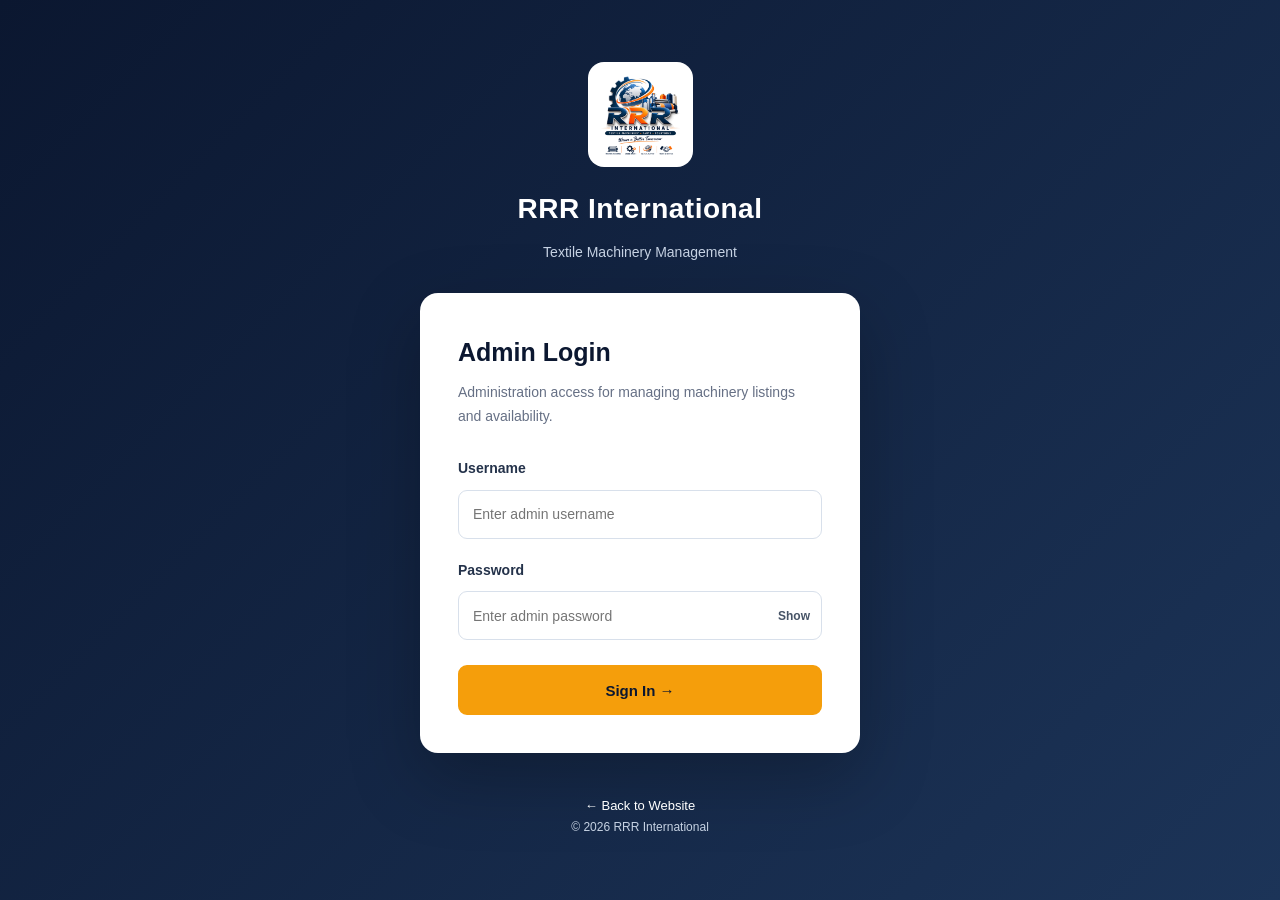
<file: admin/login.html>
<!DOCTYPE html>
<html lang="en">

<head>
    <meta charset="UTF-8">
    <meta name="viewport" content="width=device-width, initial-scale=1.0">

    <title>Admin Login | RRR International</title>

    <meta name="description"
        content="RRR International administration login page.">

    <link rel="icon" type="image/png" href="../images/favicon.png">
    <link rel="stylesheet" href="../css/style.css">

    <style>
        body.admin-login-page {
            min-height: 100vh;
            margin: 0;
            background: linear-gradient(135deg, #0B1730, #1C3458);
            display: flex;
            align-items: center;
            justify-content: center;
            padding: 24px;
            font-family: Arial, Helvetica, sans-serif;
        }

        .admin-login-wrapper {
            width: 100%;
            max-width: 440px;
        }

        .admin-brand {
            text-align: center;
            color: #FFFFFF;
            margin-bottom: 28px;
        }

        .admin-brand img {
            display: block;
            width: 105px;
            height: 105px;
            object-fit: contain;
            background: #FFFFFF;
            border-radius: 16px;
            padding: 8px;
            box-sizing: border-box;
            margin: 0 auto 18px;
        }

        .admin-brand h1 {
            font-size: 28px;
            margin: 0 0 8px;
            letter-spacing: 0.5px;
        }

        .admin-brand p {
            color: #C6D2E3;
            font-size: 14px;
            margin: 0;
        }

        .admin-login-card {
            background: #FFFFFF;
            padding: 38px;
            border-radius: 18px;
            box-shadow: 0 25px 70px rgba(0, 0, 0, 0.25);
        }

        .admin-login-card h2 {
            color: #0B1730;
            font-size: 25px;
            margin: 0 0 8px;
        }

        .admin-login-description {
            color: #667085;
            font-size: 14px;
            line-height: 1.7;
            margin-bottom: 28px;
        }

        .admin-form-group {
            margin-bottom: 20px;
        }

        .admin-form-group label {
            display: block;
            color: #24324A;
            font-size: 14px;
            font-weight: 700;
            margin-bottom: 9px;
        }

        .admin-form-group input {
            width: 100%;
            height: 49px;
            padding: 0 14px;
            box-sizing: border-box;
            border: 1px solid #D8E0EB;
            border-radius: 9px;
            font-size: 14px;
            outline: none;
            transition: border-color 0.3s, box-shadow 0.3s;
        }

        .admin-form-group input:focus {
            border-color: #F59E0B;
            box-shadow: 0 0 0 3px rgba(245, 158, 11, 0.15);
        }

        .admin-password-wrapper {
            position: relative;
        }

        .admin-password-wrapper input {
            padding-right: 65px;
        }

        .admin-password-toggle {
            position: absolute;
            top: 50%;
            right: 12px;
            transform: translateY(-50%);
            border: none;
            background: transparent;
            color: #475467;
            font-size: 12px;
            font-weight: 700;
            cursor: pointer;
        }

        .admin-login-button {
            width: 100%;
            min-height: 50px;
            border: 2px solid #F59E0B;
            border-radius: 9px;
            background: #F59E0B;
            color: #0B1730;
            font-size: 15px;
            font-weight: 800;
            cursor: pointer;
            transition: 0.3s ease;
            margin-top: 5px;
        }

        .admin-login-button:hover {
            background: #0B1730;
            color: #FFFFFF;
            border-color: #0B1730;
            transform: translateY(-2px);
        }

        .admin-login-message {
            display: none;
            color: #B42318;
            background: #FEF3F2;
            border-radius: 8px;
            padding: 12px;
            font-size: 13px;
            line-height: 1.6;
            margin-top: 16px;
        }

        .admin-login-footer {
            text-align: center;
            color: #C6D2E3;
            font-size: 12px;
            line-height: 1.7;
            margin-top: 24px;
        }

        .admin-back-link {
            display: inline-block;
            color: #FFFFFF;
            text-decoration: none;
            font-size: 13px;
            margin-top: 18px;
        }

        .admin-back-link:hover {
            color: #F59E0B;
        }

        @media (max-width: 480px) {
            body.admin-login-page {
                padding: 18px;
            }

            .admin-login-card {
                padding: 26px 21px;
            }

            .admin-brand h1 {
                font-size: 24px;
            }
        }
    </style>
</head>

<body class="admin-login-page">

    <main class="admin-login-wrapper">

        <div class="admin-brand">

            <img src="../images/logo.png"
                alt="RRR International Logo">

            <h1>RRR International</h1>

            <p>Textile Machinery Management</p>

        </div>


        <section class="admin-login-card">

            <h2>Admin Login</h2>

            <p class="admin-login-description">
                Administration access for managing machinery
                listings and availability.
            </p>


            <form id="adminLoginForm">

                <div class="admin-form-group">

                    <label for="adminUsername">
                        Username
                    </label>

                    <input
                        type="text"
                        id="adminUsername"
                        name="username"
                        placeholder="Enter admin username"
                        autocomplete="username"
                        required>

                </div>


                <div class="admin-form-group">

                    <label for="adminPassword">
                        Password
                    </label>

                    <div class="admin-password-wrapper">

                        <input
                            type="password"
                            id="adminPassword"
                            name="password"
                            placeholder="Enter admin password"
                            autocomplete="current-password"
                            required>

                        <button
                            type="button"
                            class="admin-password-toggle"
                            id="toggleAdminPassword"
                            aria-label="Show password">
                            Show
                        </button>

                    </div>

                </div>


                <button
                    type="submit"
                    class="admin-login-button">
                    Sign In →
                </button>
                
                <div
                    id="adminLoginMessage"
                    class="admin-login-message"
                    role="alert">
                </div>

            </form>

        </section>


        <div class="admin-login-footer">

            <a href="../index.html" class="admin-back-link">
                ← Back to Website
            </a>

            <p>
                © <span id="adminCurrentYear"></span>
                RRR International
            </p>

        </div>

    </main>

<script>
    const API_URL = "https://rrr-international-backend.onrender.com/api/admin/verify";

    const passwordInput = document.getElementById("adminPassword");
    const passwordToggle = document.getElementById("toggleAdminPassword");
    const loginForm = document.getElementById("adminLoginForm");
    const loginMessage = document.getElementById("adminLoginMessage");
    const submitButton = loginForm.querySelector('button[type="submit"]');

    passwordToggle.addEventListener("click", function () {
        const hidden = passwordInput.type === "password";

        passwordInput.type = hidden ? "text" : "password";
        passwordToggle.textContent = hidden ? "Hide" : "Show";

        passwordToggle.setAttribute(
            "aria-label",
            hidden ? "Hide password" : "Show password"
        );
    });

    document.getElementById("adminCurrentYear").textContent =
        new Date().getFullYear();

    loginForm.addEventListener("submit", async function (event) {
        event.preventDefault();

        const username =
            document.getElementById("adminUsername").value.trim();

        const password = passwordInput.value;

        const authHeader =
            "Basic " + btoa(username + ":" + password);

        submitButton.disabled = true;
        submitButton.textContent = "Signing in...";

        loginMessage.style.display = "block";
        loginMessage.style.color = "#475467";
        loginMessage.textContent = "Verifying credentials...";

        try {
            const response = await fetch(API_URL, {
                method: "GET",
                headers: {
                    "Authorization": authHeader,
                    "Accept": "application/json"
                }
            });

            if (response.ok) {
                sessionStorage.setItem("rrrAdminAuth", authHeader);
                window.location.href = "dashboard.html";
                return;
            }

            if (response.status === 401) {
                loginMessage.style.color = "#B42318";
                loginMessage.textContent =
                    "Invalid username or password.";
            } else if (response.status === 403) {
                loginMessage.style.color = "#B42318";
                loginMessage.textContent =
                    "Access denied. Check admin permissions.";
            } else {
                loginMessage.style.color = "#B42318";
                loginMessage.textContent =
                    "Login failed. Please check the backend configuration.";
            }
        } catch (error) {
            loginMessage.style.color = "#B42318";
            loginMessage.textContent =
                "Cannot connect to the backend. Ensure Spring Boot is running on port 8082.";
        } finally {
            submitButton.disabled = false;
            submitButton.textContent = "Sign In →";
        }
    });
</script>


</body>

</html>
</file>
<file: css/style.css>
/* =========================
   GLOBAL STYLES
========================= */

:root {
    --navy: #0B1730;
    --navy-light: #142746;
    --orange: #F59E0B;
    --white: #FFFFFF;
    --light-bg: #F4F7FB;
    --text: #273449;
    --muted: #667085;
    --border: #E5EAF1;
}

* {
    margin: 0;
    padding: 0;
    box-sizing: border-box;
}

html {
    scroll-behavior: smooth;
}

body {
    font-family: Arial, Helvetica, sans-serif;
    color: var(--text);
    background: var(--white);
    line-height: 1.7;
}

a {
    text-decoration: none;
    color: inherit;
}

button,
a {
    -webkit-tap-highlight-color: transparent;
}

.container {
    width: min(1160px, 90%);
    margin: 0 auto;
}

.section-padding {
    padding: 90px 0;
}


/* =========================
   HEADER
========================= */

.site-header {
    background: var(--navy);
    border-bottom: 1px solid rgba(255, 255, 255, 0.1);
    position: sticky;
    top: 0;
    z-index: 1000;
}

.header-container {
    min-height: 88px;
    display: flex;
    align-items: center;
    justify-content: space-between;
    gap: 30px;
}


.brand {
    display: inline-flex;
    align-items: center;
    flex-shrink: 0;
}

.site-logo {
    width: 110px;
    height: 58px;
    object-fit: contain;
    object-position: left center;
    display: block;
}



.main-nav {
    display: flex;
    align-items: center;
    gap: 25px;
}

.main-nav > a {
    color: #DCE5F2;
    font-size: 14px;
    font-weight: 600;
    transition: color 0.25s ease;
}

.main-nav > a:hover,
.main-nav > a.active {
    color: var(--orange);
}

.main-nav .nav-cta {
    padding: 11px 18px;
    background: var(--orange);
    color: var(--navy);
    border-radius: 6px;
    font-weight: 700;
}

.main-nav .nav-cta:hover {
    background: var(--white);
    color: var(--navy);
}

.menu-toggle {
    display: none;
    border: 0;
    background: transparent;
    color: var(--white);
    font-size: 30px;
    cursor: pointer;
}


/* =========================
   HERO SECTION
========================= */

.hero {
    min-height: 590px;
    display: flex;
    align-items: center;
    background:
        radial-gradient(
            circle at 85% 20%,
            rgba(245, 158, 11, 0.15),
            transparent 30%
        ),
        linear-gradient(
            125deg,
            #0B1730 0%,
            #142746 65%,
            #1B3455 100%
        );
    color: var(--white);
    position: relative;
    overflow: hidden;
}

.hero::after {
    content: "";
    position: absolute;
    width: 360px;
    height: 360px;
    right: -130px;
    bottom: -180px;
    border: 1px solid rgba(245, 158, 11, 0.35);
    border-radius: 50%;
    box-shadow:
        0 0 0 35px rgba(245, 158, 11, 0.04),
        0 0 0 70px rgba(245, 158, 11, 0.03);
}

.hero-content {
    padding-top: 80px;
    padding-bottom: 80px;
    position: relative;
    z-index: 1;
    animation: fadeIn 0.8s ease both;
}

.hero-label,
.eyebrow {
    display: inline-block;
    color: var(--orange);
    font-size: 12px;
    font-weight: 800;
    letter-spacing: 2px;
    margin-bottom: 18px;
}

.hero h1 {
    max-width: 800px;
    font-size: clamp(38px, 5.5vw, 68px);
    line-height: 1.12;
    letter-spacing: -1.5px;
    margin-bottom: 24px;
}

.hero h1 span {
    display: block;
    color: var(--orange);
}

.hero-content > p {
    max-width: 650px;
    color: #C5D0E0;
    font-size: 17px;
    margin-bottom: 32px;
}

.hero-actions {
    display: flex;
    flex-wrap: wrap;
    gap: 14px;
}


/* =========================
   BUTTONS
========================= */

.btn {
    display: inline-flex;
    justify-content: center;
    align-items: center;
    min-height: 48px;
    padding: 12px 22px;
    border-radius: 6px;
    font-size: 14px;
    font-weight: 700;
    transition:
        transform 0.25s ease,
        background 0.25s ease;
}

.btn:hover {
    transform: translateY(-2px);
}

.btn-primary {
    background: var(--orange);
    color: var(--navy);
}

.btn-primary:hover {
    background: var(--white);
}

.btn-secondary {
    border: 1px solid rgba(255, 255, 255, 0.4);
    color: var(--white);
}

.btn-secondary:hover {
    background: var(--white);
    color: var(--navy);
}


/* =========================
   CATEGORY SECTION
========================= */

.categories {
    background: var(--light-bg);
}

.section-heading {
    max-width: 680px;
    margin: 0 auto 45px;
    text-align: center;
}

.section-heading .eyebrow {
    margin-bottom: 10px;
}

.section-heading h2 {
    color: var(--navy);
    font-size: clamp(28px, 4vw, 40px);
    line-height: 1.25;
    margin-bottom: 15px;
}

.section-heading p {
    color: var(--muted);
}

.category-grid {
    display: grid;
    grid-template-columns: repeat(3, minmax(0, 1fr));
    gap: 25px;
}

.category-card {
    background: var(--white);
    padding: 32px;
    border: 1px solid var(--border);
    border-radius: 12px;
    transition:
        transform 0.3s ease,
        box-shadow 0.3s ease,
        border-color 0.3s ease;
}

.category-card:hover {
    transform: translateY(-7px);
    border-color: var(--orange);
    box-shadow: 0 16px 35px rgba(11, 23, 48, 0.08);
}

.category-number {
    display: inline-flex;
    align-items: center;
    justify-content: center;
    width: 46px;
    height: 46px;
    margin-bottom: 22px;
    border-radius: 9px;
    background: #FFF3D8;
    color: #9A5B00;
    font-size: 14px;
    font-weight: 800;
}

.category-card h3 {
    color: var(--navy);
    font-size: 22px;
    margin-bottom: 12px;
}

.category-card p {
    color: var(--muted);
    font-size: 14px;
    margin-bottom: 22px;
}

.category-card > a {
    color: #A45F00;
    font-size: 14px;
    font-weight: 800;
}

.category-card > a:hover {
    color: var(--navy);
}


/* =========================
   CONTACT BANNER
========================= */

.contact-banner {
    background: var(--navy);
    color: var(--white);
    padding: 65px 0;
}

.contact-banner-content {
    display: flex;
    align-items: center;
    justify-content: space-between;
    gap: 30px;
}

.contact-banner h2 {
    font-size: clamp(26px, 4vw, 38px);
    line-height: 1.25;
    margin-bottom: 12px;
}

.contact-banner p {
    color: #C5D0E0;
}

.contact-banner .eyebrow {
    margin-bottom: 12px;
}


/* =========================
   FOOTER
========================= */

.site-footer {
    background: #071020;
    color: var(--white);
    padding: 28px 0;
}

.footer-content {
    display: flex;
    align-items: center;
    justify-content: space-between;
    gap: 20px;
}

.footer-content h3 {
    font-size: 17px;
}

.footer-content p {
    color: #AEBBD0;
    font-size: 13px;
}


/* =========================
   ANIMATION
========================= */

@keyframes fadeIn {
    from {
        opacity: 0;
        transform: translateY(15px);
    }

    to {
        opacity: 1;
        transform: translateY(0);
    }
}


/* =========================
   RESPONSIVE DESIGN
========================= */

@media (max-width: 1000px) {

    .header-container {
        gap: 15px;
    }

    .site-logo {
        width: 250px;
    }

    .main-nav {
        gap: 15px;
    }

    .main-nav > a {
        font-size: 13px;
    }

}

@media (max-width: 780px) {

    .header-container {
        min-height: 76px;
        flex-wrap: wrap;
    }

    .site-logo {
        width: 95px;
        height: 50px;
    }

    .menu-toggle {
        display: block;
    }

    .main-nav {
        display: none;
        width: 100%;
        padding: 10px 0 22px;
        flex-direction: column;
        align-items: stretch;
        gap: 0;
    }

    .main-nav.open {
        display: flex;
    }

    .main-nav > a {
        padding: 12px 8px;
        font-size: 15px;
    }

    .main-nav .nav-cta {
        margin-top: 8px;
        text-align: center;
    }

    .hero {
        min-height: 520px;
    }

    .hero-content {
        padding-top: 65px;
        padding-bottom: 65px;
    }

    .category-grid {
        grid-template-columns: 1fr;
    }

    .category-card {
        padding: 27px;
    }

    .contact-banner-content {
        align-items: flex-start;
        flex-direction: column;
    }

    .footer-content {
        flex-direction: column;
        align-items: flex-start;
    }

}

@media (max-width: 420px) {

    .site-logo {
        width: 215px;
    }

    .hero h1 {
        font-size: 37px;
    }

    .hero-content > p {
        font-size: 15px;
    }

    .hero-actions {
        flex-direction: column;
        align-items: stretch;
    }

    .btn {
        width: 100%;
    }

}

/* ==============================
   ABOUT PAGE
============================== */

.page-hero {
    background: linear-gradient(135deg, #0B1730, #16345B);
    color: #ffffff;
    padding: 85px 20px;
    text-align: center;
}

.page-hero .section-label {
    color: #F59E0B;
    font-size: 14px;
    font-weight: 700;
    letter-spacing: 2px;
    margin-bottom: 18px;
}

.page-hero h1 {
    max-width: 850px;
    margin: 0 auto 20px;
    font-size: clamp(32px, 5vw, 52px);
    line-height: 1.2;
}

.page-hero p:not(.section-label) {
    max-width: 650px;
    margin: 0 auto 28px;
    color: #DCE5F2;
    line-height: 1.8;
}

.about-section {
    background: #ffffff;
}

.section-padding {
    padding: 75px 20px;
}

.about-grid {
    display: grid;
    grid-template-columns: 1.4fr 1fr;
    gap: 55px;
    align-items: center;
}

.section-label {
    color: #E88B00;
    font-size: 13px;
    font-weight: 700;
    letter-spacing: 1.8px;
    margin-bottom: 14px;
}

.about-content h2,
.section-heading h2 {
    color: #0B1730;
    font-size: clamp(28px, 4vw, 38px);
    line-height: 1.3;
    margin-bottom: 22px;
}

.about-content p:not(.section-label) {
    color: #586477;
    line-height: 1.9;
    margin-bottom: 18px;
}

.about-content .btn {
    display: inline-block;
    margin-top: 12px;
    text-decoration: none;
}

.about-highlight {
    background: #F3F6FB;
    border: 1px solid #E0E7F0;
    border-radius: 18px;
    padding: 40px 30px;
    text-align: center;
    transition: transform 0.3s ease, box-shadow 0.3s ease;
}

.about-highlight:hover {
    transform: translateY(-6px);
    box-shadow: 0 15px 35px rgba(11, 23, 48, 0.10);
}

.highlight-icon {
    width: 85px;
    height: 85px;
    margin: 0 auto 22px;
    display: flex;
    align-items: center;
    justify-content: center;
    background: #0B1730;
    color: #ffffff;
    border-radius: 18px;
    font-size: 38px;
}

.about-highlight h3 {
    color: #0B1730;
    font-size: 23px;
    margin-bottom: 15px;
}

.about-highlight p {
    color: #586477;
    line-height: 1.8;
}

/* Machinery Categories */

.about-categories {
    background: #F8FAFD;
}

.section-heading {
    text-align: center;
    max-width: 700px;
    margin: 0 auto 45px;
}

.section-heading > p:last-child {
    color: #586477;
    line-height: 1.8;
}

.category-grid {
    display: grid;
    grid-template-columns: repeat(3, minmax(0, 1fr));
    gap: 25px;
}

.category-card {
    display: block;
    padding: 32px 26px;
    background: #ffffff;
    border: 1px solid #E5EAF1;
    border-radius: 16px;
    text-decoration: none;
    transition: transform 0.3s ease, box-shadow 0.3s ease;
}

.category-card:hover {
    transform: translateY(-7px);
    box-shadow: 0 15px 35px rgba(11, 23, 48, 0.10);
}

.category-icon {
    font-size: 36px;
    margin-bottom: 20px;
}

.category-card h3 {
    color: #0B1730;
    font-size: 21px;
    margin-bottom: 14px;
}

.category-card p {
    color: #647084;
    font-size: 15px;
    line-height: 1.8;
    margin-bottom: 22px;
}

.category-link {
    color: #D97706;
    font-weight: 700;
}

/* Contact Banner */

.contact-banner {
    background: #0B1730;
    padding: 55px 20px;
    color: #ffffff;
}

.contact-banner-content {
    display: flex;
    justify-content: space-between;
    align-items: center;
    gap: 30px;
}

.contact-banner h2 {
    font-size: clamp(26px, 4vw, 36px);
    margin-bottom: 15px;
}

.contact-banner p:not(.section-label) {
    color: #DCE5F2;
    line-height: 1.8;
}

.contact-banner .section-label {
    color: #F59E0B;
}

.btn-light {
    display: inline-block;
    flex-shrink: 0;
    background: #ffffff;
    color: #0B1730;
    padding: 15px 24px;
    border-radius: 8px;
    text-decoration: none;
    font-weight: 700;
    transition: background 0.3s ease;
}

.btn-light:hover {
    background: #F59E0B;
}

/* Footer */

.footer-content {
    display: flex;
    justify-content: space-between;
    align-items: center;
    gap: 20px;
}

.footer-content h3 {
    margin-bottom: 8px;
}

.footer-content p {
    line-height: 1.7;
}

/* Responsive Design */

@media (max-width: 780px) {

    .page-hero {
        padding: 60px 20px;
    }

    .about-grid {
        grid-template-columns: 1fr;
        gap: 35px;
    }

    .category-grid {
        grid-template-columns: 1fr;
    }

    .contact-banner-content {
        flex-direction: column;
        align-items: flex-start;
    }

    .footer-content {
        flex-direction: column;
        align-items: flex-start;
    }
}


/* =====================================
   MACHINERY PRODUCTS PAGE
===================================== */

.products-section {
    background: #F8FAFD;
}

.product-controls {
    margin-bottom: 35px;
}

.product-search {
    max-width: 650px;
    margin: 0 auto 25px;
}

.product-search input {
    width: 100%;
    padding: 16px 20px;
    border: 1px solid #D8E0EB;
    border-radius: 10px;
    background: #FFFFFF;
    color: #0B1730;
    font-size: 15px;
    outline: none;
}

.product-search input:focus {
    border-color: #F59E0B;
    box-shadow: 0 0 0 3px rgba(245, 158, 11, 0.12);
}

.category-filters {
    display: flex;
    justify-content: center;
    flex-wrap: wrap;
    gap: 12px;
}

.filter-btn {
    padding: 11px 22px;
    border: 1px solid #D8E0EB;
    border-radius: 30px;
    background: #FFFFFF;
    color: #0B1730;
    font-size: 14px;
    font-weight: 600;
    cursor: pointer;
    transition: all 0.25s ease;
}

.filter-btn:hover,
.filter-btn.active {
    background: #0B1730;
    color: #FFFFFF;
    border-color: #0B1730;
}

.products-grid {
    display: grid;
    grid-template-columns: repeat(3, minmax(0, 1fr));
    gap: 25px;
}

.product-card {
    min-width: 0;
    overflow: hidden;
    background: #FFFFFF;
    border: 1px solid #E5EAF1;
    border-radius: 16px;
    transition: transform 0.3s ease, box-shadow 0.3s ease;
}

.product-card:hover {
    transform: translateY(-6px);
    box-shadow: 0 15px 35px rgba(11, 23, 48, 0.10);
}

.product-image-wrap {
    position: relative;
    height: 235px;
    overflow: hidden;
    background: #E9EEF5;
}

.product-image {
    width: 100%;
    height: 100%;
    object-fit: cover;
    display: block;
}

.product-placeholder {
    width: 100%;
    height: 100%;
    display: flex;
    flex-direction: column;
    justify-content: center;
    align-items: center;
    gap: 12px;
    background: linear-gradient(135deg, #E7EDF5, #D5DFED);
    color: #0B1730;
    text-align: center;
}

.product-placeholder span {
    font-size: 48px;
}

.product-placeholder p {
    font-weight: 700;
    font-size: 13px;
    letter-spacing: 1px;
}

.product-category-badge {
    position: absolute;
    top: 15px;
    left: 15px;
    padding: 7px 12px;
    border-radius: 20px;
    background: #FFFFFF;
    color: #0B1730;
    font-size: 12px;
    font-weight: 700;
}

.product-status {
    position: absolute;
    right: 15px;
    top: 15px;
    padding: 7px 11px;
    border-radius: 20px;
    font-size: 12px;
    font-weight: 700;
}

.product-status.available {
    background: #DCFCE7;
    color: #166534;
}

.product-status.sold {
    background: #FEE2E2;
    color: #991B1B;
}

.product-info {
    padding: 24px;
}

.product-info h3 {
    color: #0B1730;
    font-size: 21px;
    margin-bottom: 12px;
}

.product-model {
    color: #647084;
    font-size: 13px;
    margin-bottom: 15px;
}

.product-description {
    color: #586477;
    font-size: 14px;
    line-height: 1.8;
    margin-bottom: 20px;
}

.product-specs {
    padding: 15px 0;
    margin-bottom: 18px;
    border-top: 1px solid #E8EDF4;
    border-bottom: 1px solid #E8EDF4;
}

.product-specs p {
    display: flex;
    justify-content: space-between;
    gap: 12px;
    margin: 8px 0;
    color: #586477;
    font-size: 13px;
}

.product-specs strong {
    color: #0B1730;
    text-align: right;
}

.product-actions {
    display: flex;
    gap: 10px;
}

.product-actions a {
    flex: 1;
    display: inline-flex;
    justify-content: center;
    align-items: center;
    text-align: center;
    padding: 12px 10px;
    border-radius: 8px;
    font-size: 13px;
    font-weight: 700;
    text-decoration: none;
}

.product-details-btn {
    background: #EDF2F8;
    color: #0B1730;
}

.product-enquiry-btn {
    background: #0B1730;
    color: #f18080;
}

.product-enquiry-btn:hover {
    background: #F59E0B;
    color: #0B1730;
}

.product-enquiry-btn.disabled {
    background: #E5E7EB;
    color: #6B7280;
    pointer-events: none;
}

.products-loading {
    grid-column: 1 / -1;
    padding: 50px 20px;
    text-align: center;
    color: #647084;
}

.no-products {
    padding: 40px 20px;
    text-align: center;
    color: #647084;
}

.no-products h3 {
    color: #0B1730;
    margin-bottom: 12px;
}

.products-enquiry {
    margin-top: 65px;
    padding: 40px;
    display: flex;
    align-items: center;
    justify-content: space-between;
    gap: 30px;
    background: #FFFFFF;
    border: 1px solid #E5EAF1;
    border-radius: 16px;
}

.products-enquiry h2 {
    color: #0B1730;
    font-size: clamp(23px, 3vw, 32px);
    margin-bottom: 12px;
}

.products-enquiry p:not(.section-label) {
    color: #647084;
    line-height: 1.8;
}

.products-enquiry .btn {
    flex-shrink: 0;
    text-decoration: none;
}

@media (max-width: 1000px) {
    .products-grid {
        grid-template-columns: repeat(2, minmax(0, 1fr));
    }
}

@media (max-width: 650px) {
    .products-grid {
        grid-template-columns: 1fr;
    }

    .product-image-wrap {
        height: 230px;
    }

    .products-enquiry {
        padding: 25px;
        flex-direction: column;
        align-items: flex-start;
    }

    .products-enquiry .btn {
        width: 100%;
        text-align: center;
    }
}

@media (max-width: 420px) {
    .product-actions {
        flex-direction: column;
    }

    .category-filters {
        gap: 8px;
    }

    .filter-btn {
        padding: 10px 15px;
    }
}


/* Machinery availability - neutral status */

.product-status {
    background: #FFF3D6;
    color: #805500;
    max-width: calc(100% - 30px);
    text-align: center;
}



/* =====================================
   PRODUCT DETAILS PAGE
===================================== */

.details-breadcrumb {
    padding: 18px 20px;
    background: #F3F6FB;
    border-bottom: 1px solid #E5EAF1;
}

.details-breadcrumb .container {
    display: flex;
    flex-wrap: wrap;
    gap: 10px;
    align-items: center;
    font-size: 14px;
    color: #647084;
}

.details-breadcrumb a {
    color: #0B1730;
    text-decoration: none;
}

.details-breadcrumb a:hover {
    color: #D97706;
}

.product-details-section {
    background: #FFFFFF;
    min-height: 450px;
}

.product-details-grid {
    display: grid;
    grid-template-columns: 1fr 1fr;
    gap: 55px;
    align-items: start;
}

.details-main-image {
    height: 430px;
    overflow: hidden;
    background: #E9EEF5;
    border-radius: 18px;
}

.details-image-placeholder {
    height: 100%;
    display: flex;
    flex-direction: column;
    align-items: center;
    justify-content: center;
    gap: 15px;
    padding: 25px;
    text-align: center;
    background: linear-gradient(135deg, #E7EDF5, #D5DFED);
    color: #0B1730;
}

.details-image-placeholder span {
    font-size: 75px;
}

.details-image-placeholder p {
    font-weight: 800;
    letter-spacing: 1.5px;
}

.details-image-placeholder small {
    color: #647084;
}

.details-image-note {
    margin-top: 14px;
    color: #647084;
    font-size: 13px;
    text-align: center;
}

.details-information h1 {
    margin-bottom: 15px;
    color: #0B1730;
    font-size: clamp(30px, 4vw, 42px);
    line-height: 1.25;
}

.details-model {
    margin-bottom: 20px;
    color: #647084;
}

.details-status {
    display: inline-flex;
    align-items: center;
    gap: 10px;
    padding: 10px 15px;
    margin-bottom: 30px;
    border-radius: 8px;
    background: #FFF3D6;
    color: #805500;
    font-size: 14px;
    font-weight: 700;
}

.details-status-dot {
    width: 8px;
    height: 8px;
    border-radius: 50%;
    background: #D97706;
}

.details-description {
    margin-bottom: 30px;
}

.details-description h2,
.details-specifications h2 {
    margin-bottom: 15px;
    color: #0B1730;
    font-size: 21px;
}

.details-description p {
    color: #586477;
    line-height: 1.9;
}

.details-specifications {
    margin-bottom: 30px;
}

.detail-spec-row {
    display: flex;
    justify-content: space-between;
    gap: 20px;
    padding: 15px 0;
    border-bottom: 1px solid #E8EDF4;
    color: #647084;
    font-size: 14px;
}

.detail-spec-row strong {
    max-width: 60%;
    color: #0B1730;
    text-align: right;
}

.details-actions {
    display: flex;
    flex-wrap: wrap;
    gap: 12px;
}

.details-actions .btn {
    text-decoration: none;
    text-align: center;
}

.details-back-btn {
    display: inline-flex;
    justify-content: center;
    align-items: center;
    padding: 14px 18px;
    border: 1px solid #D8E0EB;
    border-radius: 8px;
    color: #0B1730;
    text-decoration: none;
    font-weight: 700;
}

.details-back-btn:hover {
    background: #F3F6FB;
}

.details-disclaimer {
    margin-top: 22px;
    color: #647084;
    font-size: 12px;
    line-height: 1.8;
}

.product-details-loading {
    padding: 60px 20px;
    color: #647084;
    text-align: center;
}

.details-not-found {
    padding: 60px 20px;
    text-align: center;
}

.details-not-found h2 {
    margin-bottom: 15px;
    color: #0B1730;
}

.details-not-found p {
    margin-bottom: 25px;
    color: #647084;
    line-height: 1.8;
}

.details-not-found .btn {
    display: inline-block;
    text-decoration: none;
}

@media (max-width: 780px) {
    .product-details-grid {
        grid-template-columns: 1fr;
        gap: 35px;
    }

    .details-main-image {
        height: 300px;
    }

    .details-actions {
        flex-direction: column;
    }

    .details-actions a {
        width: 100%;
    }
}

/* View Details Button Hover Effect */

.product-details-btn {
    transition: all 0.3s ease;
    border: 1px solid #D8E0EB;
}

.product-details-btn:hover {
    background: #0B1730;
    color: #FFFFFF;
    border-color: #0B1730;
    transform: translateY(-3px);
    box-shadow: 0 6px 15px rgba(11, 23, 48, 0.15);
}

/* View Details - Hover Fix */

.product-actions .product-details-btn {
    background-color: #EDF2F8;
    color: #0B1730;
    border: 1px solid #D8E0EB;
    transition: background-color 0.3s ease,
                color 0.3s ease,
                transform 0.3s ease,
                box-shadow 0.3s ease;
}

.product-actions .product-details-btn:hover {
    background-color: #0B1730;
    color: #FFFFFF;
    border-color: #0B1730;
    transform: translateY(-3px);
    box-shadow: 0 6px 15px rgba(11, 23, 48, 0.15);
}

/* =====================================
   MACHINERY GALLERY
===================================== */

.gallery-section {
    background: #F8FAFD;
}

.gallery-filters {
    display: flex;
    justify-content: center;
    flex-wrap: wrap;
    gap: 12px;
    margin-bottom: 35px;
}

.gallery-filter {
    padding: 11px 22px;
    border: 1px solid #D8E0EB;
    border-radius: 30px;
    background: #FFFFFF;
    color: #0B1730;
    font-weight: 600;
    cursor: pointer;
    transition: all 0.3s ease;
}

.gallery-filter:hover,
.gallery-filter.active {
    background: #0B1730;
    color: #FFFFFF;
    border-color: #0B1730;
}

.gallery-grid {
    display: grid;
    grid-template-columns: repeat(3, minmax(0, 1fr));
    gap: 25px;
}

.gallery-card {
    overflow: hidden;
    background: #FFFFFF;
    border: 1px solid #E5EAF1;
    border-radius: 16px;
    transition: transform 0.3s ease, box-shadow 0.3s ease;
}

.gallery-card:hover {
    transform: translateY(-6px);
    box-shadow: 0 15px 35px rgba(11, 23, 48, 0.10);
}

.gallery-image-button {
    position: relative;
    display: block;
    width: 100%;
    height: 250px;
    padding: 0;
    overflow: hidden;
    border: none;
    cursor: pointer;
    text-align: center;
}

.gallery-placeholder {
    width: 100%;
    height: 100%;
    display: flex;
    flex-direction: column;
    align-items: center;
    justify-content: center;
    gap: 12px;
    background: linear-gradient(135deg, #E7EDF5, #D5DFED);
    color: #0B1730;
    transition: transform 0.3s ease;
}

.gallery-image-button:hover .gallery-placeholder {
    transform: scale(1.05);
}

.gallery-placeholder span {
    font-size: 48px;
}

.gallery-placeholder p {
    font-size: 14px;
    font-weight: 800;
    letter-spacing: 1px;
}

.gallery-placeholder small {
    color: #647084;
}

.gallery-zoom {
    position: absolute;
    right: 15px;
    bottom: 15px;
    padding: 9px 13px;
    border-radius: 8px;
    background: #0B1730;
    color: #FFFFFF;
    font-size: 12px;
    font-weight: 700;
    transition: background 0.3s ease;
}

.gallery-image-button:hover .gallery-zoom {
    background: #F59E0B;
    color: #0B1730;
}

.gallery-caption {
    padding: 20px;
}

.gallery-caption h3 {
    color: #0B1730;
    margin-bottom: 8px;
}

.gallery-caption p {
    color: #647084;
    font-size: 14px;
    line-height: 1.7;
}

.gallery-note {
    margin-top: 30px;
    color: #647084;
    font-size: 13px;
    line-height: 1.8;
    text-align: center;
}


/* Lightbox */

.gallery-lightbox[hidden] {
    display: none !important;
}

.gallery-lightbox {
    position: fixed;
    inset: 0;
    z-index: 9999;
    display: flex;
    align-items: center;
    justify-content: center;
    padding: 20px;
    background: rgba(5, 12, 26, 0.88);
}

.lightbox-content {
    position: relative;
    width: min(650px, 100%);
    min-height: 350px;
    border-radius: 16px;
    overflow: hidden;
    background: #FFFFFF;
}

.lightbox-close {
    position: absolute;
    top: 12px;
    right: 15px;
    z-index: 2;
    width: 42px;
    height: 42px;
    border: none;
    border-radius: 50%;
    background: #0B1730;
    color: #FFFFFF;
    font-size: 28px;
    cursor: pointer;
}

.lightbox-close:hover {
    background: #F59E0B;
    color: #0B1730;
}

.lightbox-placeholder {
    min-height: 350px;
    padding: 60px 25px 35px;
    display: flex;
    flex-direction: column;
    align-items: center;
    justify-content: center;
    gap: 15px;
    text-align: center;
    color: #0B1730;
    background: linear-gradient(135deg, #E7EDF5, #D5DFED);
}

.lightbox-placeholder span {
    font-size: 65px;
}

.lightbox-placeholder h2 {
    font-size: 25px;
}

.lightbox-placeholder p {
    max-width: 400px;
    color: #647084;
    line-height: 1.8;
}

@media (max-width: 900px) {
    .gallery-grid {
        grid-template-columns: repeat(2, minmax(0, 1fr));
    }
}

@media (max-width: 600px) {
    .gallery-grid {
        grid-template-columns: 1fr;
    }

    .gallery-image-button {
        height: 230px;
    }

    .gallery-filters {
        gap: 8px;
    }

    .gallery-filter {
        padding: 10px 15px;
    }
}

/* ================================
   CONTACT PAGE
================================ */

.contact-page-hero {
    background: linear-gradient(135deg, #0B1730, #172D50);
    color: #FFFFFF;
    text-align: center;
    padding: 90px 20px;
}

.contact-page-hero .section-label {
    color: #F59E0B;
    font-weight: 700;
    letter-spacing: 2px;
    font-size: 13px;
}

.contact-page-hero h1 {
    color: #FFFFFF;
    font-size: clamp(32px, 5vw, 52px);
    line-height: 1.2;
    margin: 20px 0;
}

.contact-page-hero h1 span {
    color: #F59E0B;
}

.contact-page-hero p {
    max-width: 650px;
    margin: 0 auto;
    color: #D6DFEC;
    font-size: 17px;
    line-height: 1.8;
}


/* Main Contact Layout */

.contact-main-section {
    background: #F6F8FC;
}

.contact-layout {
    display: grid;
    grid-template-columns: 0.9fr 1.1fr;
    gap: 50px;
    align-items: start;
}

.contact-information {
    padding-top: 15px;
}

.contact-information .section-label,
.contact-form-card .section-label {
    color: #D97706;
    font-size: 12px;
    font-weight: 800;
    letter-spacing: 1.8px;
}

.contact-information h2,
.contact-form-card h2 {
    color: #0B1730;
    font-size: 32px;
    line-height: 1.3;
    margin: 14px 0;
}

.contact-information > p,
.contact-form-description {
    color: #667085;
    font-size: 15px;
    line-height: 1.8;
    margin-bottom: 28px;
}


/* Contact Information Cards */

.contact-info-card {
    display: flex;
    align-items: flex-start;
    gap: 18px;
    padding: 22px 0;
    border-bottom: 1px solid #E0E6EF;
}

.contact-info-icon {
    flex-shrink: 0;
    width: 48px;
    height: 48px;
    display: flex;
    align-items: center;
    justify-content: center;
    background: #FFF1D6;
    color: #B86A00;
    border-radius: 12px;
    font-size: 23px;
}

.contact-info-card h3 {
    margin: 0 0 8px;
    color: #0B1730;
    font-size: 17px;
}

.contact-info-card p,
.contact-info-card a {
    display: block;
    color: #667085;
    font-size: 14px;
    line-height: 1.8;
    margin: 4px 0;
    overflow-wrap: anywhere;
}

.contact-info-card a {
    color: #0B1730;
    text-decoration: none;
    font-weight: 600;
}

.contact-info-card a:hover {
    color: #D97706;
}

.contact-info-card .contact-whatsapp-link {
    color: #16834A;
    margin-top: 8px;
}


/* Enquiry Form Card */

.contact-form-card {
    background: #FFFFFF;
    padding: 38px;
    border-radius: 18px;
    border: 1px solid #E5EAF2;
    box-shadow: 0 15px 45px rgba(11, 23, 48, 0.07);
}

.contact-form-description {
    margin-bottom: 25px;
}


/* Form Fields */

#contactEnquiryForm .form-group {
    margin-bottom: 20px;
}

#contactEnquiryForm label {
    display: block;
    color: #24324A;
    font-size: 14px;
    font-weight: 600;
    margin-bottom: 9px;
}

#contactEnquiryForm input,
#contactEnquiryForm select,
#contactEnquiryForm textarea {
    width: 100%;
    padding: 14px 15px;
    border: 1px solid #D8E0EB;
    border-radius: 9px;
    background: #FFFFFF;
    color: #0B1730;
    font-family: inherit;
    font-size: 14px;
    outline: none;
    transition: border-color 0.25s ease,
                box-shadow 0.25s ease;
}

#contactEnquiryForm input,
#contactEnquiryForm select {
    min-height: 48px;
}

#contactEnquiryForm textarea {
    resize: vertical;
    min-height: 120px;
}

#contactEnquiryForm input:focus,
#contactEnquiryForm select:focus,
#contactEnquiryForm textarea:focus {
    border-color: #F59E0B;
    box-shadow: 0 0 0 3px rgba(245, 158, 11, 0.13);
}

#contactEnquiryForm input::placeholder,
#contactEnquiryForm textarea::placeholder {
    color: #98A2B3;
}


/* Submit Button */

.contact-submit-btn {
    width: 100%;
    padding: 16px 20px;
    border: 2px solid #F59E0B;
    border-radius: 9px;
    background: #F59E0B;
    color: #0B1730;
    font-family: inherit;
    font-size: 15px;
    font-weight: 800;
    cursor: pointer;
    transition: background-color 0.3s ease,
                color 0.3s ease,
                transform 0.3s ease,
                box-shadow 0.3s ease;
}

.contact-submit-btn:hover {
    background: #0B1730;
    color: #FFFFFF;
    border-color: #0B1730;
    transform: translateY(-2px);
    box-shadow: 0 8px 20px rgba(11, 23, 48, 0.16);
}

.contact-submit-btn:focus-visible {
    outline: 3px solid #F59E0B;
    outline-offset: 3px;
}

.form-privacy-note {
    color: #7A8495;
    font-size: 12px;
    line-height: 1.7;
    text-align: center;
    margin: 15px 0 0;
}

.contact-form-message {
    color: #B42318;
    font-size: 13px;
    line-height: 1.6;
    margin-top: 12px;
}


/* Contact Page Responsive Design */

@media (max-width: 900px) {
    .contact-layout {
        grid-template-columns: 1fr;
        gap: 35px;
    }

    .contact-information {
        padding-top: 0;
    }

    .contact-form-card {
        padding: 30px;
    }
}

@media (max-width: 600px) {
    .contact-page-hero {
        padding: 65px 18px;
    }

    .contact-page-hero p {
        font-size: 15px;
    }

    .contact-information h2,
    .contact-form-card h2 {
        font-size: 27px;
    }

    .contact-form-card {
        padding: 22px 18px;
        border-radius: 13px;
    }

    .contact-info-card {
        gap: 13px;
    }

    .contact-info-icon {
        width: 42px;
        height: 42px;
        font-size: 20px;
    }
}


/* =========================
COMPANY LOGO & BRAND NAME
========================= */

.logo {
display: flex;
align-items: center;
gap: 14px;
text-decoration: none;
flex-shrink: 0;
}

.logo img {
width: 72px;
height: 72px;
object-fit: contain;
display: block;
}

.logo-text {
display: flex;
flex-direction: column;
line-height: 1.15;
white-space: nowrap;
}

.logo-text strong {
color: #FFFFFF;
font-size: 29px;
font-weight: 900;
letter-spacing: 1.5px;
}

.logo-text span {
color: #F59E0B;
font-size: 15px;
font-weight: 800;
letter-spacing: 2px;
margin-top: 3px;
}

.logo-text small {
color: #CBD5E1;
font-size: 10px;
font-weight: 700;
letter-spacing: 1.5px;
margin-top: 5px;
}

/* Mobile Logo */

@media (max-width: 480px) {

.logo {
    gap: 8px;
}

.logo img {
    width: 48px;
    height: 48px;
}

.logo-text strong {
    font-size: 21px;
    letter-spacing: 1px;
}

.logo-text span {
    font-size: 11px;
    letter-spacing: 1.3px;
    margin-top: 2px;
}

.logo-text small {
    font-size: 8px;
    letter-spacing: 1px;
    margin-top: 3px;
}

}


/* Machinery Product Images */

.product-image-wrap {
position: relative;
overflow: hidden;
}

.product-image {
display: block;
width: 100%;
height: 240px;
object-fit: contain;
background: #ffffff;
padding: 10px;
box-sizing: border-box;
}

.product-image-wrap .product-placeholder {
width: 100%;
height: 240px;
align-items: center;
justify-content: center;
flex-direction: column;
background: #f1f5f9;
}

@media (max-width: 600px) {
.product-image,
.product-image-wrap .product-placeholder {
height: 210px;
}
}


/* ==========================================
   PRODUCT DETAILS IMAGE
========================================== */

.details-main-image {
    width: 100%;
    min-height: 350px;
    display: flex;
    align-items: center;
    justify-content: center;
    overflow: hidden;
    background: #ffffff;
    border: 1px solid #e2e8f0;
    border-radius: 12px;
}

.details-product-image {
    display: block;
    width: 100%;
    height: 420px;
    object-fit: contain;
    padding: 15px;
    box-sizing: border-box;
}

.details-image-placeholder {
    width: 100%;
    min-height: 350px;
    display: flex;
    flex-direction: column;
    align-items: center;
    justify-content: center;
    text-align: center;
    background: #f1f5f9;
    color: #475569;
}

.details-image-placeholder span {
    font-size: 50px;
    margin-bottom: 12px;
}

.details-image-placeholder p {
    font-size: 16px;
    font-weight: 700;
}

.details-image-placeholder small {
    font-size: 13px;
}

.details-image-note {
    margin-top: 12px;
    font-size: 13px;
    color: #64748b;
    line-height: 1.6;
}

@media (max-width: 600px) {
    .details-main-image {
        min-height: 260px;
    }

    .details-product-image {
        height: 300px;
    }

    .details-image-placeholder {
        min-height: 260px;
    }
}


/* ==========================================
   CONTACT DETAILS - ADDITIONAL STYLING
========================================== */

.contact-office-address {
    margin-top: 8px;
    font-style: normal;
    line-height: 1.8;
    overflow-wrap: anywhere;
}

.contact-info-card a {
    overflow-wrap: anywhere;
}

.contact-info-card a[href^="tel:"],
.contact-info-card a[href^="mailto:"] {
    display: inline-block;
    margin-top: 5px;
}

.contact-info-card .contact-gst-number {
    font-weight: 700;
    color: #0B1730;
    overflow-wrap: anywhere;
}

.contact-info-card p {
    line-height: 1.7;
}

@media (max-width: 600px) {
    .contact-office-address {
        font-size: 14px;
    }

    .contact-info-card {
        overflow-wrap: anywhere;
    }
}

/* Product action buttons - always visible */

.product-actions {
display: flex;
flex-wrap: wrap;
align-items: center;
gap: 10px;
margin-top: 16px;
opacity: 1;
visibility: visible;
}

.product-actions .btn {
display: inline-flex;
align-items: center;
justify-content: center;
opacity: 1;
visibility: visible;
position: relative;
min-height: 42px;
padding: 11px 18px;
border-radius: 6px;
text-decoration: none;
transition: background-color 0.2s ease, transform 0.2s ease;
}

.product-actions .btn:hover {
transform: translateY(-2px);
}

.product-actions .btn-primary,
.product-actions .btn-secondary {
opacity: 1;
visibility: visible;
}

/* Mobile responsive buttons */

@media (max-width: 480px) {
.product-actions {
gap: 8px;
}



.product-actions .btn {
    flex: 1 1 auto;
    padding: 10px 12px;
    font-size: 14px;
}

}

/* ==========================================
   FIX: PRODUCT ACTION BUTTONS ALWAYS VISIBLE
========================================== */

.product-card .product-actions {
    display: flex !important;
    flex-direction: row !important;
    flex-wrap: wrap;
    align-items: stretch;
    gap: 10px;
    margin-top: 16px;

    opacity: 1 !important;
    visibility: visible !important;
    height: auto !important;
    overflow: visible !important;
}

.product-card .product-actions a,
.product-card .product-actions .product-details-btn,
.product-card .product-actions .product-enquiry-btn {
    display: inline-flex !important;
    flex: 1 1 120px;
    align-items: center;
    justify-content: center;

    min-height: 44px;
    padding: 12px 10px;

    border-radius: 8px;
    font-size: 13px;
    font-weight: 700;
    text-align: center;
    text-decoration: none;

    opacity: 1 !important;
    visibility: visible !important;
    position: relative !important;
    transform: none;

    transition: background-color 0.25s ease,
                color 0.25s ease,
                transform 0.25s ease;
}

/* View Details button */
.product-card .product-actions .product-details-btn {
    background: #EDF2F8 !important;
    color: #0B1730 !important;
    border: 1px solid #D8E0EB;
}

.product-card .product-actions .product-details-btn:hover {
    background: #0B1730 !important;
    color: #FFFFFF !important;
    transform: translateY(-2px);
}

/* Enquire button - always visible */
.product-card .product-actions .product-enquiry-btn {
    background: #F59E0B !important;
    color: #0B1730 !important;
    border: 1px solid #F59E0B;
}

.product-card .product-actions .product-enquiry-btn:hover {
    background: #0B1730 !important;
    color: #FFFFFF !important;
    border-color: #0B1730;
    transform: translateY(-2px);
}

/* Mobile */
@media (max-width: 480px) {
    .product-card .product-actions a {
        flex: 1 1 100px;
        font-size: 12px;
        padding: 11px 8px;
    }
}

/* RRR International - Always Visible Product Buttons */

.product-card .product-actions {
display: flex !important;
flex-direction: row !important;
flex-wrap: wrap;
gap: 10px;
margin-top: 18px;
opacity: 1 !important;
visibility: visible !important;
height: auto !important;
overflow: visible !important;
}

.product-card .product-actions .btn {
display: inline-flex !important;
flex: 1 1 120px;
align-items: center;
justify-content: center;
min-height: 44px;
padding: 12px 10px;
border-radius: 8px;
font-size: 13px;
font-weight: 700;
text-align: center;
text-decoration: none;
cursor: pointer;
opacity: 1 !important;
visibility: visible !important;
position: relative !important;
transform: none;
transition: background-color 0.25s ease,
color 0.25s ease,
transform 0.25s ease;
}

/* View Details Button */
.product-card .product-actions .btn-primary {
background: #EDF2F8 !important;
color: #0B1730 !important;
border: 1px solid #D8E0EB !important;
}

.product-card .product-actions .btn-primary:hover {
background: #0B1730 !important;
color: #FFFFFF !important;
transform: translateY(-2px);
}

/* Enquire Button */
.product-card .product-actions .btn-secondary {
background: #F59E0B !important;
color: #0B1730 !important;
border: 1px solid #F59E0B !important;
}

.product-card .product-actions .btn-secondary:hover {
background: #0B1730 !important;
color: #FFFFFF !important;
border-color: #0B1730 !important;
transform: translateY(-2px);
}

/* Mobile Responsive */
@media (max-width: 480px) {
.product-card .product-actions {
gap: 8px;
}

.product-card .product-actions .btn {
    flex: 1 1 100px;
    padding: 11px 8px;
    font-size: 12px;
}

}

/* Fix: Product details image and placeholder */

.details-main-image {
position: relative;
display: block;
width: 100%;
}

.details-main-image .details-product-image {
display: block;
width: 100%;
height: auto;
object-fit: contain;
}

/* Keep placeholder hidden when the actual image loads */
.details-main-image .details-image-placeholder[hidden] {
display: none !important;
}

/* Show placeholder only when the image is unavailable */
.details-main-image .details-image-placeholder:not([hidden]) {
display: flex;
flex-direction: column;
align-items: center;
justify-content: center;
width: 100%;
min-height: 250px;
text-align: center;
}

/* RRR International - Actual Machinery Gallery */

.gallery-image-button {
display: block;
position: relative;
width: 100%;
padding: 0;
overflow: hidden;
border: none;
background: #f1f4f8;
cursor: pointer;
}

.gallery-photo {
display: block;
width: 100%;
height: 250px;
object-fit: cover;
transition: transform 0.3s ease;
}

.gallery-image-button:hover .gallery-photo {
transform: scale(1.04);
}

.gallery-zoom {
position: absolute;
right: 12px;
bottom: 12px;
padding: 8px 12px;
border-radius: 6px;
background: #0B1730;
color: #FFFFFF;
font-size: 13px;
font-weight: 600;
}

.gallery-lightbox[hidden] {
display: none !important;
}

.gallery-lightbox:not([hidden]) {
display: flex;
position: fixed;
inset: 0;
z-index: 9999;
align-items: center;
justify-content: center;
padding: 20px;
background: rgba(5, 12, 25, 0.9);
}

.lightbox-content {
position: relative;
width: min(900px, 100%);
max-height: 90vh;
overflow-y: auto;
padding: 24px;
border-radius: 12px;
background: #FFFFFF;
text-align: center;
}

.lightbox-image {
display: block;
width: 100%;
max-height: 65vh;
object-fit: contain;
margin: 0 auto 18px;
}

.lightbox-close {
position: sticky;
top: 0;
float: right;
z-index: 2;
width: 40px;
height: 40px;
margin-bottom: 8px;
border: none;
border-radius: 50%;
background: #0B1730;
color: #FFFFFF;
font-size: 28px;
cursor: pointer;
}

#lightboxTitle {
clear: both;
margin: 12px 0 18px;
}

@media (max-width: 600px) {
.gallery-photo {
height: 210px;
}

.lightbox-content {
    padding: 14px;
}

.lightbox-image {
    max-height: 55vh;
}

}

/* Contact quick action buttons */

.contact-quick-actions {
    display: flex;
    flex-wrap: wrap;
    gap: 10px;
    margin-top: 12px;
}

.contact-action-call,
.contact-action-whatsapp {
    display: inline-flex;
    align-items: center;
    justify-content: center;
    padding: 10px 16px;
    border-radius: 7px;
    font-size: 14px;
    font-weight: 700;
    text-decoration: none;
    transition: background-color 0.2s ease,
                color 0.2s ease,
                transform 0.2s ease;
}

/* Call Now Button */

.contact-action-call {
    background: #0B1730;
    color: #FFFFFF;
    border: 1px solid #0B1730;
}

.contact-action-call:hover {
    background: #F59E0B;
    color: #000000 !important;
    border-color: #F59E0B;
    transform: translateY(-2px);
}

/* WhatsApp Button */

.contact-action-whatsapp {
    background: #16834A;
    color: #FFFFFF;
    border: 1px solid #16834A;
}

.contact-action-whatsapp:hover {
    background: #106B3B;
    color: #FFFFFF !important;
    border-color: #106B3B;
    transform: translateY(-2px);
}

/* Google Maps Button Spacing */

.contact-office-address + .contact-action-call {
    margin-top: 12px;
}

/* Force Call Button Hover Colors */

a.contact-action-call,
a.contact-action-call:link,
a.contact-action-call:visited {
background-color: #0B1730 !important;
color: #FFFFFF !important;
-webkit-text-fill-color: #FFFFFF !important;
}

a.contact-action-call:hover,
a.contact-action-call:focus,
a.contact-action-call:active {
background-color: #F59E0B !important;
color: #000000 !important;
-webkit-text-fill-color: #000000 !important;
border-color: #F59E0B !important;
}


/* Google Maps Location Section */
.contact-map-section {
padding-top: 40px;
padding-bottom: 70px;
}

.contact-map-heading {
text-align: center;
max-width: 750px;
margin: 0 auto 30px;
}

.contact-map-heading h2 {
margin: 12px 0;
font-size: clamp(28px, 4vw, 38px);
}

.contact-map-heading h2 span {
color: #1769aa;
}

.contact-map-heading p {
line-height: 1.8;
margin: 0 auto;
}

.contact-map-container {
width: 100%;
overflow: hidden;
border-radius: 16px;
border: 1px solid #e2e8f0;
box-shadow: 0 10px 30px rgba(0, 0, 0, 0.10);
background: #f5f5f5;
}

.contact-map-container iframe {
display: block;
width: 100%;
min-height: 350px;
}

.contact-map-actions {
display: flex;
justify-content: center;
margin-top: 24px;
}

@media (max-width: 600px) {
.contact-map-section {
padding-top: 25px;
padding-bottom: 45px;
}

.contact-map-container iframe {
    height: 320px;
    min-height: 320px;
}

.contact-map-actions .btn {
    width: 100%;
    text-align: center;
    justify-content: center;
}

}

/* =================================
   MACHINERY VIEW DETAILS BUTTON
================================= */

.btn-details,
a[href*="product-details.html"] {
    display: inline-flex;
    align-items: center;
    justify-content: center;
    padding: 11px 22px;
    background: #0B1730;
    color: #ffffff !important;
    border: 2px solid #0B1730;
    border-radius: 8px;
    text-decoration: none !important;
    font-size: 14px;
    font-weight: 600;
    transition: all 0.3s ease;
    cursor: pointer;
}

/* Hover Effect */
.btn-details:hover,
a[href*="product-details.html"]:hover {
    background: #F59E0B;
    color: #0B1730 !important;
    border-color: #F59E0B;
    transform: translateY(-3px);
    box-shadow: 0 6px 15px rgba(11, 23, 48, 0.20);
}

/* Click Effect */
.btn-details:active,
a[href*="product-details.html"]:active {
    transform: translateY(-1px);
}

/* Premium Enquire Now Button */
.btn-enquire {
    display: inline-block;
    background-color: #FFFFFF;
    color: #0B1730;
    padding: 11px 20px;
    border: 1px solid #0B1730;
    border-radius: 5px;
    font-size: 14px;
    font-weight: 600;
    text-decoration: none;
    text-align: center;
    cursor: pointer;
    transition: background-color 0.25s ease,
                color 0.25s ease,
                border-color 0.25s ease;
}

/* Subtle Hover */
.btn-enquire:hover {
    background-color: #0B1730;
    color: #FFFFFF;
    border-color: #0B1730;
}

/* Keyboard Focus */
.btn-enquire:focus-visible {
    outline: 2px solid #0B1730;
    outline-offset: 3px;
}

/* =========================================
   RRR INTERNATIONAL - FULL MACHINERY IMAGE
   ========================================= */

.details-main-image {
    width: 100%;
    min-height: 350px;
    height: auto;
    padding: 15px;
    display: flex;
    align-items: center;
    justify-content: center;
    overflow: visible;
    background: #ffffff;
    border: 1px solid #e5e7eb;
    border-radius: 12px;
}

.details-product-image {
    display: block;
    width: 100%;
    height: auto;
    max-height: 650px;
    object-fit: contain;
    object-position: center;
    border-radius: 8px;
}

/* Mobile screen adjustment */
@media (max-width: 768px) {
    .details-main-image {
        min-height: 250px;
        padding: 10px;
    }

    .details-product-image {
        width: 100%;
        height: auto;
        max-height: 500px;
        object-fit: contain;
    }
}

/* ==========================================
   RRR INTERNATIONAL
   PRODUCT DETAILS - FULL IMAGE DISPLAY FIX
========================================== */

.product-details-grid {
    display: grid;
    grid-template-columns: minmax(0, 1fr) minmax(0, 1fr);
    gap: 40px;
    align-items: start;
}

.details-image-column {
    width: 100%;
    min-width: 0;
}

.details-main-image {
    width: 100%;
    height: 450px;
    min-height: 350px;
    display: flex;
    align-items: center;
    justify-content: center;
    padding: 15px;
    box-sizing: border-box;
    overflow: hidden;
    background: #ffffff;
    border: 1px solid #e5e7eb;
    border-radius: 12px;
}

.details-product-image {
    display: block;
    width: 100%;
    height: 100%;
    max-width: 100%;
    max-height: 100%;
    object-fit: contain;
    object-position: center center;
}

.details-image-placeholder {
    width: 100%;
    height: 100%;
    display: flex;
    flex-direction: column;
    align-items: center;
    justify-content: center;
    text-align: center;
    color: #64748b;
}

.details-image-placeholder[hidden] {
    display: none !important;
}

.details-image-placeholder span {
    font-size: 48px;
    margin-bottom: 12px;
}

.details-image-placeholder p {
    font-weight: 700;
    margin: 0 0 8px;
}

.details-image-placeholder small {
    font-size: 13px;
}

.details-image-note {
    margin-top: 14px;
    color: #64748b;
    font-size: 14px;
    line-height: 1.6;
}

/* Tablet and mobile responsive layout */

@media (max-width: 900px) {
    .product-details-grid {
        grid-template-columns: minmax(0, 1fr);
        gap: 28px;
    }

    .details-main-image {
        height: 400px;
        min-height: 300px;
    }
}

@media (max-width: 576px) {
    .details-main-image {
        height: 300px;
        min-height: 250px;
        padding: 10px;
    }

    .product-details-grid {
        gap: 22px;
    }
}
</file>
